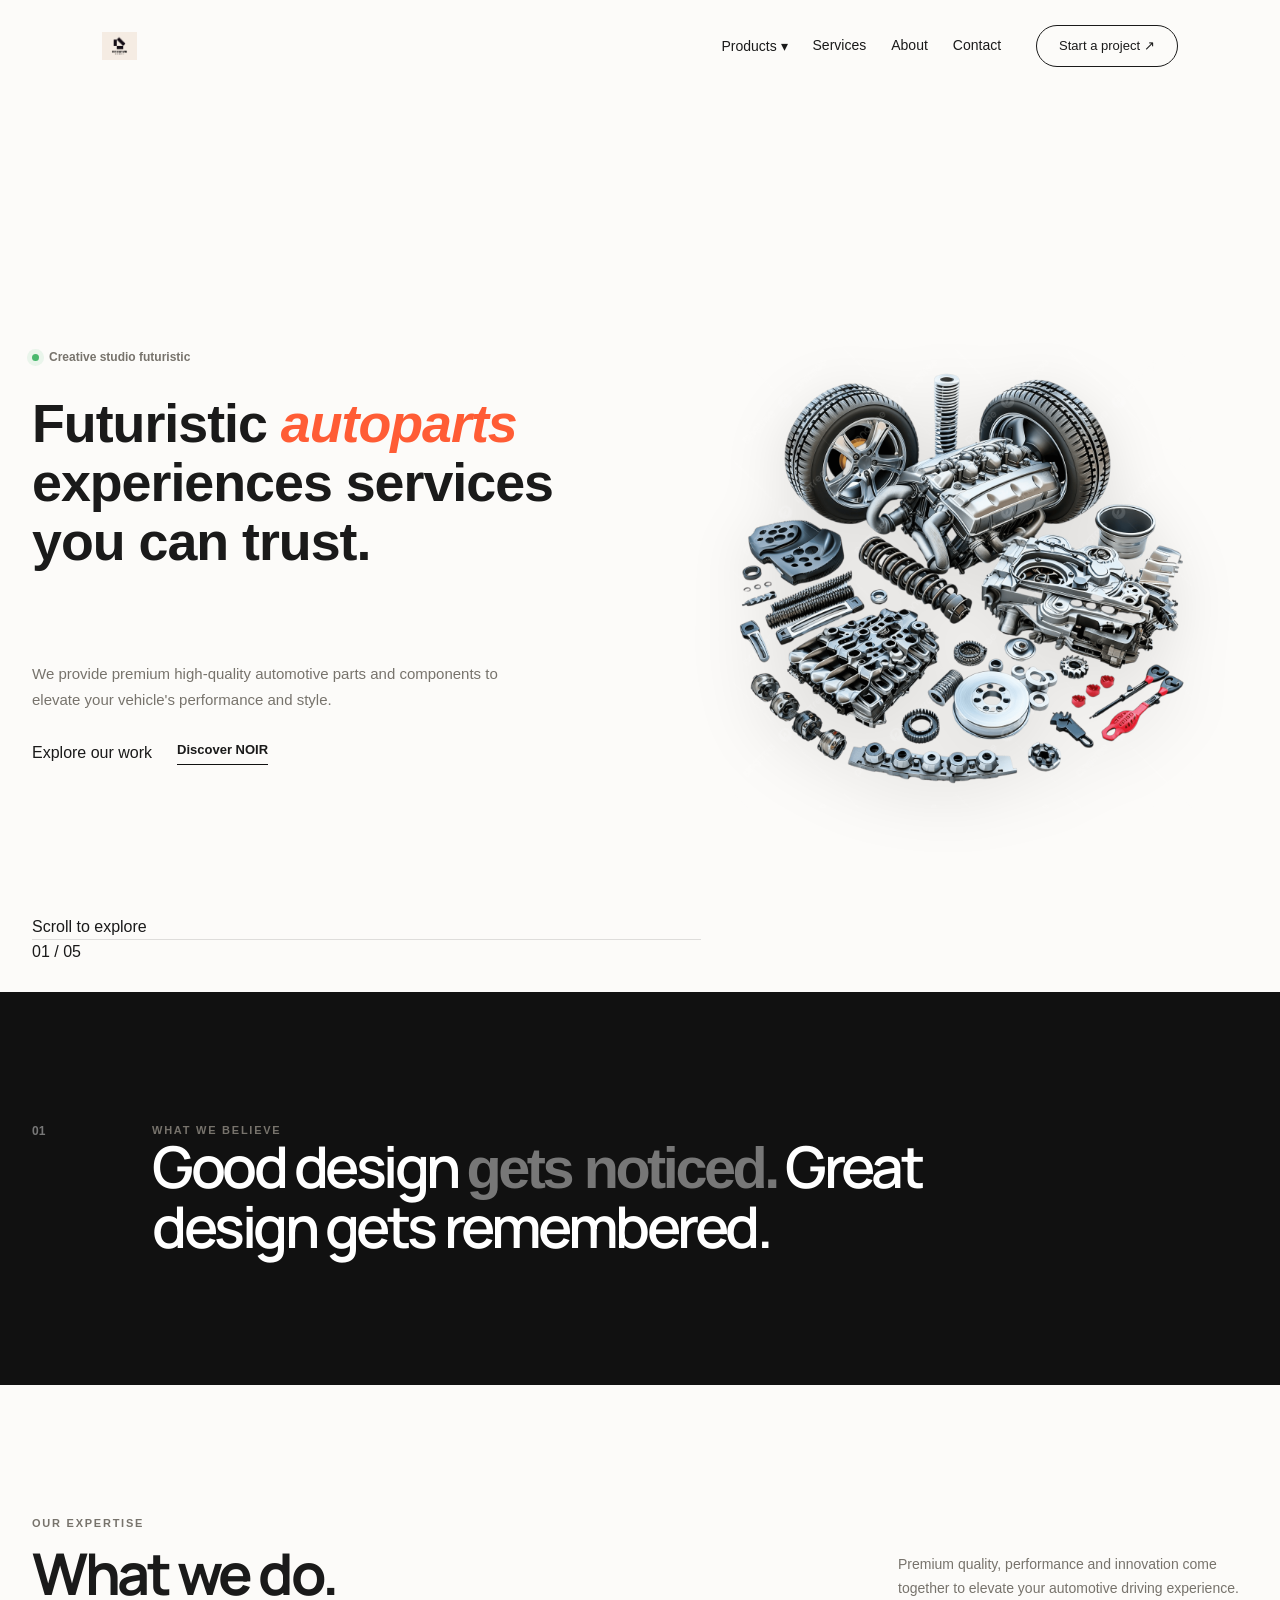
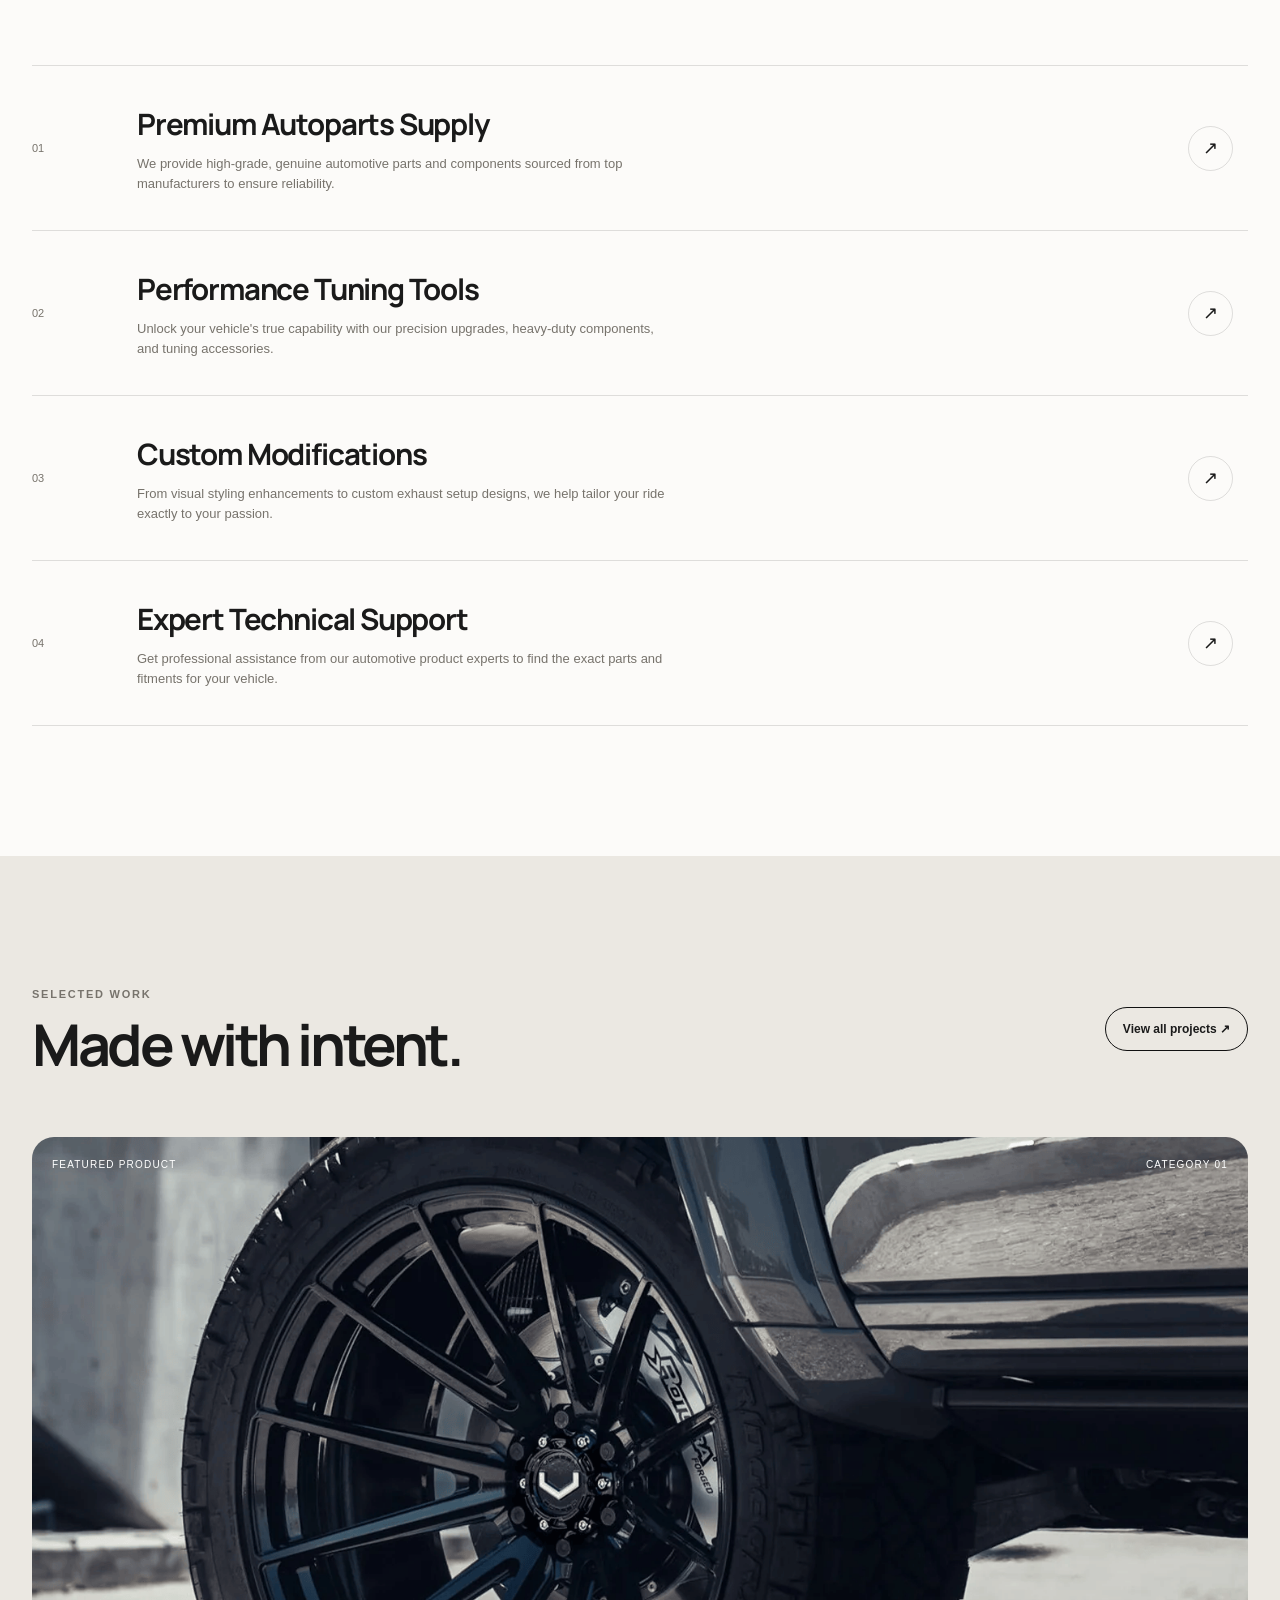
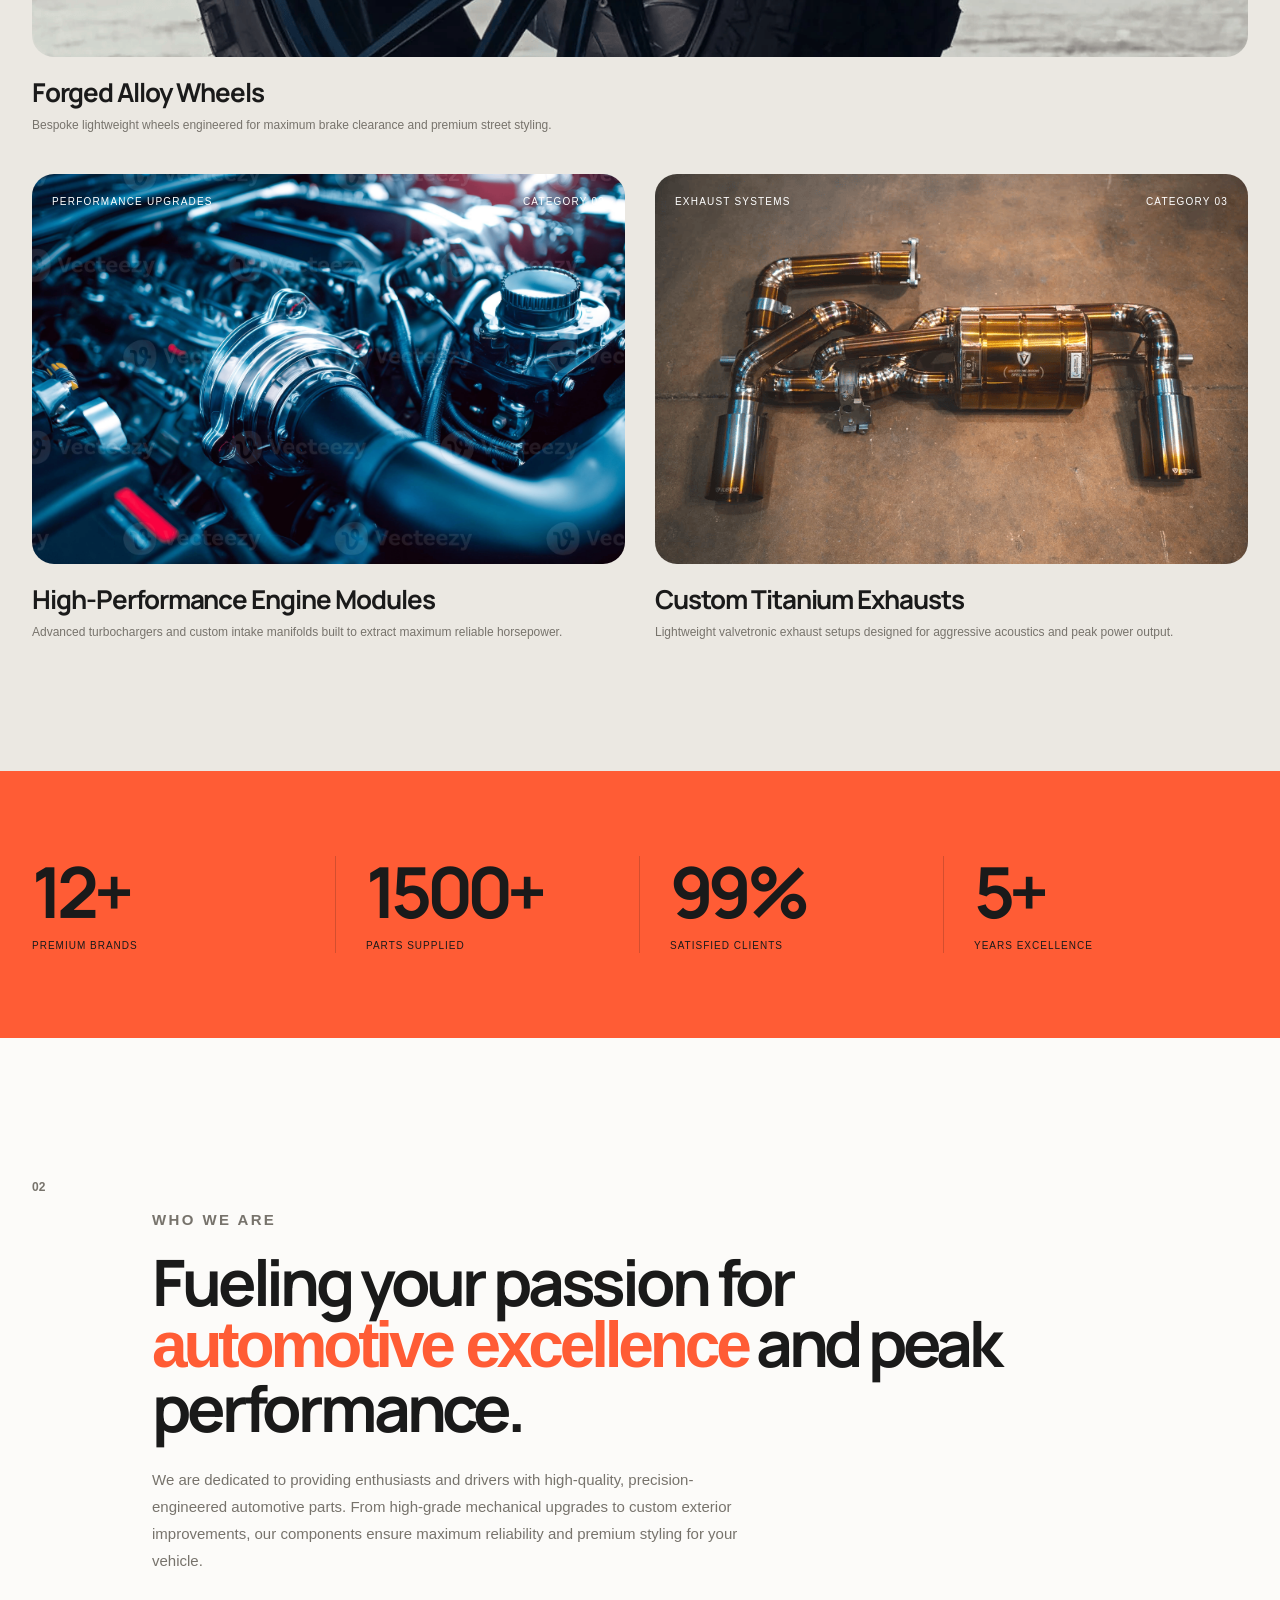
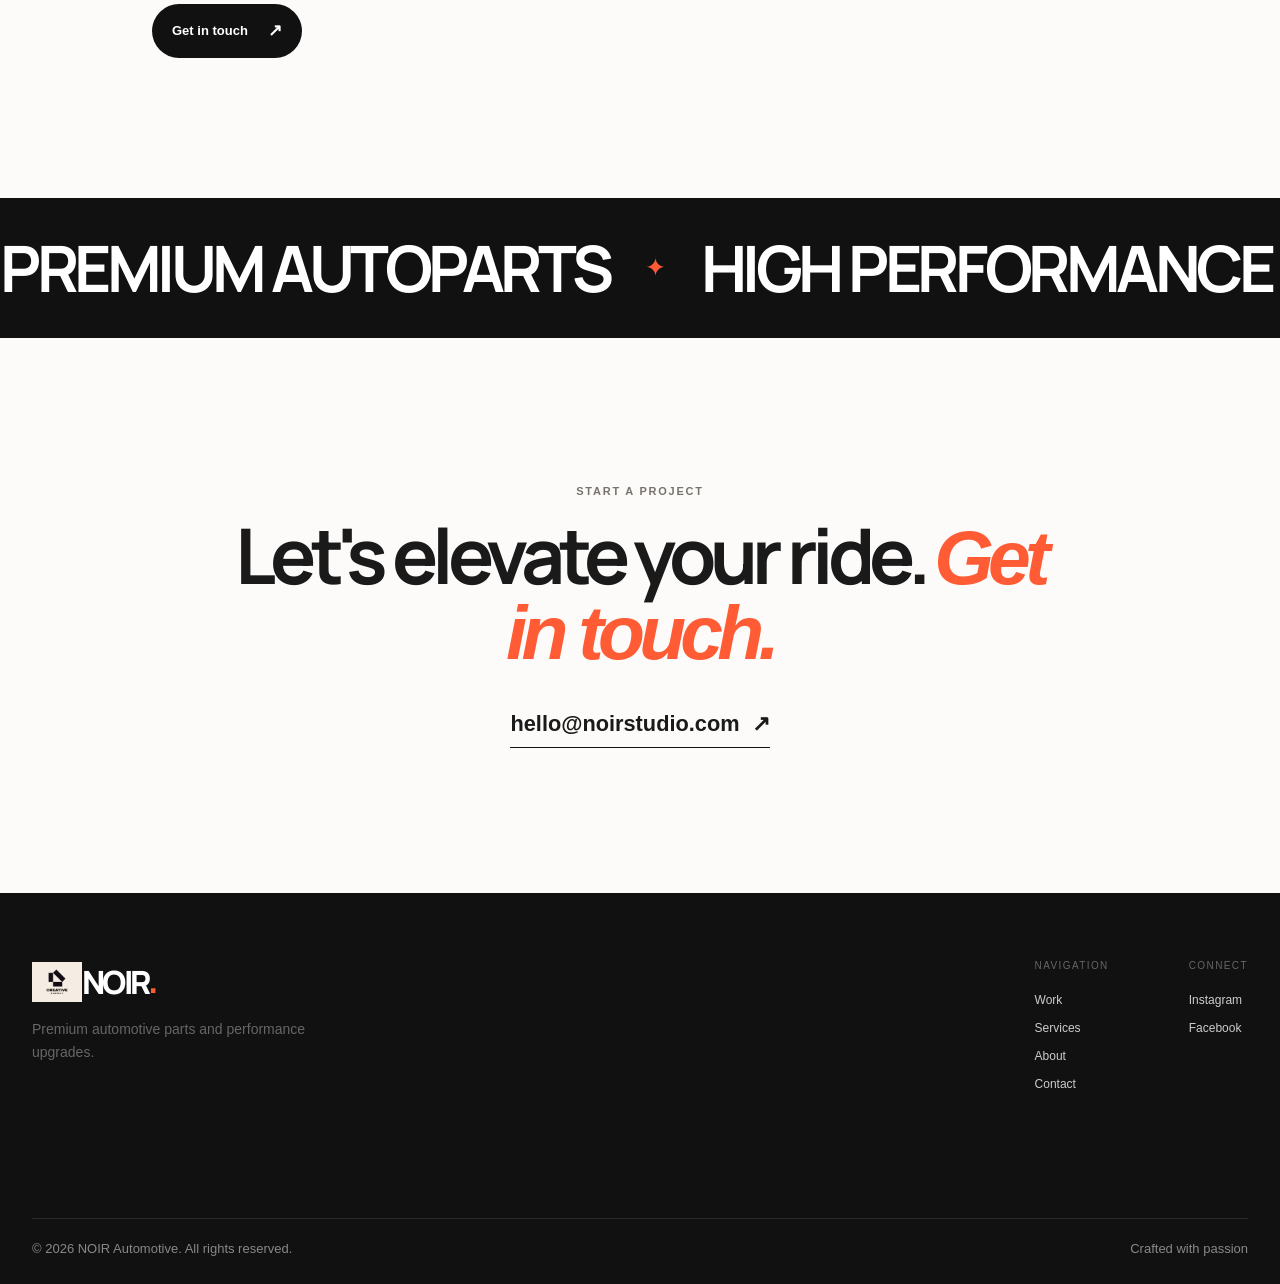
<file: index.html>
<!DOCTYPE html>
<html lang="en">
<head>
    <meta charset="UTF-8">
    <meta name="viewport" content="width=device-width, initial-scale=1.0">

    <meta name="description" content="NOIR — Creative digital studio crafting bold brands, digital experiences and powerful visual identities.">

    <title>NOIR — Creative Digital Studio</title>

    <link rel="icon" type="image/png" href="./images/favicon.png">

    <link rel="stylesheet" href="style.css">
</head>

<body>

    <!-- =========================
         HEADER
    ========================== -->

        <!-- HEADER SECTION -->
        <!-- HEADER SECTION (മെയിൻ പേജിലെ ഹെഡർ അലൈൻമെന്റ് കൃത്യമാക്കിയത്) -->
    <header class="navbar" style="display: flex !important; justify-content: space-between !important; align-items: center !important; padding: 25px 8% !important; background-color: #fcfbf9 !important; width: 100% !important; box-sizing: border-box !important;">
        
        <!-- 1. Logo Box (ലോഗോയ്ക്ക് പിന്നിലെ ബോക്സ് ഒഴിവാക്കിയത്) -->
        <div class="logo" style="display: flex !important; align-items: center !important; background: none !important; padding: 0 !important; border-radius: 0 !important; box-shadow: none !important;">
            <a href="index.html" style="display: flex !important; align-items: center !important; background: none !important; padding: 0 !important;">
                <img src="./images/logo.png" alt="NOIR Logo" style="height: 28px !important; width: auto !important; display: block !important; object-fit: contain !important; background: none !important;">
            </a>
        </div>
        
        <!-- Right Content Block (മെനുവും ബട്ടണും ഒന്നിച്ച് വലതുവശത്ത് ഒതുക്കാൻ വേണ്ടി) -->
        <div style="display: flex !important; align-items: center !important; gap: 35px !important; margin-left: auto !important;">
            
            <!-- 2. Navigation Links (ആവശ്യമായ ചെറിയ സ്പേസിങ് നൽകിയത്) -->
            <nav class="nav-links" style="display: flex !important; align-items: center !important; gap: 25px !important; margin: 0 !important; padding: 0 !important; position: static !important; transform: none !important;">
                <div class="dropdown" style="position: relative; display: inline-block;">
                    <a href="#" class="dropbtn" style="text-decoration: none !important; color: #1a1a1a !important; font-size: 14px !important; font-weight: 500 !important;">Products ▾</a>
                    <div class="dropdown-content">
                        <a href="wheels.html">Alloy Wheels</a>
                        <a href="engine.html">Engine Modules</a>
                        <a href="exhaust.html">Exhaust Systems</a>
                    </div>
                </div>
                <a href="services.html" style="text-decoration: none !important; color: #1a1a1a !important; font-size: 14px !important; font-weight: 500 !important;">Services</a>
                <a href="about.html" style="text-decoration: none !important; color: #1a1a1a !important; font-size: 14px !important; font-weight: 500 !important;">About</a>
                <a href="contact.html" style="text-decoration: none !important; color: #1a1a1a !important; font-size: 14px !important; font-weight: 500 !important;">Contact</a>
            </nav>
            
            <!-- 3. CTA Button -->
            <div class="navbar-cta-box" style="display: flex !important; align-items: center !important;">
                <a href="contact.html" class="btn-cta" style="text-decoration: none !important; color: #1a1a1a !important; border: 1px solid #1a1a1a !important; padding: 10px 22px !important; border-radius: 30px !important; font-size: 13px !important; font-weight: 500 !important; white-space: nowrap !important;">Start a project ↗</a>
            </div>
            
        </div>
        
    </header>



        </div>

        <!-- Mobile Navigation -->

        <div class="mobile-menu" id="mobileMenu">

            <a href="#work">Work</a>
            <a href="#services">Services</a>
            <a href="#about">About</a>
            <a href="#contact">Contact</a>

            <a href="#contact" class="mobile-cta">
                Start a project ↗
            </a>

        </div>

    </header>


    <main>

        <!-- =========================
             HERO
        ========================== -->

        <section class="hero">
            <div class="container hero-content">

                <div class="hero-label">
                    <span class="status-dot"></span>
                    Creative studio futuristic
                </div>

                <h1>
                    Futuristic
                    <span>autoparts</span>
                    experiences
                    services
                you can trust.
                </h1>

                <p class="hero-description">
                    We provide premium high-quality automotive parts and components to elevate your vehicle's performance and style.
                </p>

                <div class="hero-actions">

                    <a href="#work" class="btn">
                        Explore our work
                    </a>

                    <a href="#about" class="text-link">
                        Discover NOIR
                    </a>
                </div>
                
               <div class="hero-autoparts-container">
                <img src="./images/autoparts.png" alt="Futuristic Autoparts" class="hero-autoparts-img">
            </div>
            </div>

            <div class="hero-bottom">

                <div>
                    Scroll to explore
                </div>

                <div class="scroll-line"></div>

                <div>
                    01 / 05
                </div>

            </div>

        </section>


        <!-- =========================
             INTRO
        ========================== -->

        <section class="intro">

            <div class="container intro-grid">

                <div class="section-number">
                    01
                </div>

                <div>

                    <p class="eyebrow">
                        WHAT WE BELIEVE
                    </p>

                    <h2>
                        Good design
                        <span>gets noticed.</span>
                        Great design
                        gets remembered.
                    </h2>

                </div>

            </div>

        </section>


        <!-- =========================
             SERVICES
        ========================== -->

        <section class="services" id="services">

            <div class="container">

                <div class="section-heading">

                    <div>
                        <p class="eyebrow">
                            OUR EXPERTISE
                        </p>

                        <h2>
                            What we do.
                        </h2>
                    </div>

                    <p>
                        Premium quality, performance and innovation come together to elevate your automotive driving experience.
                    </p>

                </div>


                <div class="service-list">

                    <div class="service-card">

                        <div class="service-number">
                            01
                        </div>

                        <div class="service-content">

                            <h3>
                                Premium Autoparts Supply
                            </h3>

                            <p>
                                We provide high-grade, genuine automotive parts and components sourced from top manufacturers to ensure reliability.
                            </p>

                        </div>

                        <div class="service-arrow">
                            ↗
                        </div>

                    </div>


                    <div class="service-card">

                        <div class="service-number">
                            02
                        </div>

                        <div class="service-content">

                            <h3>
                                Performance Tuning Tools
                            </h3>

                            <p>
                                Unlock your vehicle's true capability with our precision upgrades, heavy-duty components, and tuning accessories.
                            </p>

                        </div>

                        <div class="service-arrow">
                            ↗
                        </div>

                    </div>


                    <div class="service-card">

                        <div class="service-number">
                            03
                        </div>

                        <div class="service-content">

                            <h3>
                                Custom Modifications
                            </h3>

                            <p>
                                From visual styling enhancements to custom exhaust setup designs, we help tailor your ride exactly to your passion.
                            </p>

                        </div>

                        <div class="service-arrow">
                            ↗
                        </div>

                    </div>


                    <div class="service-card">

                        <div class="service-number">
                            04
                        </div>

                        <div class="service-content">

                            <h3>
                               Expert Technical Support
                            </h3>

                            <p>
                                Get professional assistance from our automotive product experts to find the exact parts and fitments for your vehicle.
                            </p>

                        </div>

                        <div class="service-arrow">
                            ↗
                        </div>

                    </div>

                </div>

            </div>

        </section>


        <!-- =========================
             WORK
        ========================== -->

        <section class="work" id="work">

            <div class="container">

                <div class="section-heading work-heading">

                    <div>

                        <p class="eyebrow">
                            SELECTED WORK
                        </p>

                        <h2>
                            Made with intent.
                        </h2>

                    </div>

                    <a href="#contact" class="outline-button">
                        View all projects ↗
                    </a>

                </div>


                        <!-- ഇതാണ് പ്രധാനപ്പെട്ട മാറ്റം: inline style വഴി ഇതിനെ 2 കോളങ്ങളുള്ള ഗ്രിഡ് ആക്കുന്നു -->
                <!-- പ്രധാന മാറ്റം: display: grid-നൊപ്പം ബോക്സുകൾ കൃത്യമായി വശങ്ങളിലേക്ക് പരന്നു നിൽക്കാൻ width: 100% ഉം justify-items നൽകിയിട്ടുണ്ട് -->
        <div class="projects" style="display: grid !important; grid-template-columns: repeat(2, 1fr) !important; gap: 40px 30px !important; width: 100% !important; justify-content: stretch !important;">

            <!-- Project 01 — വലിയ കാർഡ് (മുകളിൽ ഫുൾ വീതിയിൽ നിൽക്കും) -->
            <div class="project project-large" style="grid-column: span 2 !important; width: 100% !important; margin: 0 !important;">
                <a href="wheels.html" class="project-project-large" style="display: block !important; width: 100% !important;">
                    <div class="project-image" style="background-image: url('./images/project-one.png'); background-position: center; background-size: cover; background-repeat: no-repeat; height: 500px !important; border-radius: 22px !important; width: 100% !important;">
                        <div class="project-overlay">
                            <div>Featured Product</div>
                            <div>Category 01</div>
                        </div>
                    </div>
                    <div class="project-info">
                        <h3>Forged Alloy Wheels</h3>
                        <p>Bespoke lightweight wheels engineered for maximum brake clearance and premium street styling.</p>
                    </div>
                </a>
            </div>

            <!-- Project 02 — ഇടതുവശത്ത് പകുതി വലിപ്പത്തിൽ വരുന്നത് (margin ഫിക്സ് ചെയ്തു) -->
            <div class="project" style="width: 100% !important; margin: 0 !important;">
                <a href="engine.html" class="project" style="display: block !important; width: 100% !important;">
                    <div class="project-image" style="background-image: url('./images/project-two.png'); background-position: center; background-size: cover; background-repeat: no-repeat; height: 320px !important; border-radius: 22px !important; width: 100% !important;">
                        <div class="project-overlay">
                            <div>Performance Upgrades</div>
                            <div>Category 02</div>
                        </div>
                    </div>
                    <div class="project-info">
                        <h3>High-Performance Engine Modules</h3>
                        <p>Advanced turbochargers and custom intake manifolds built to extract maximum reliable horsepower.</p>
                    </div>
                </a>
            </div>

            <!-- Project 03 — വലതുവശത്ത് പകുതി വലിപ്പത്തിൽ വരുന്നത് (margin ഫിക്സ് ചെയ്തു) -->
            <div class="project" style="width: 100% !important; margin: 0 !important;">
                <a href="exhaust.html" class="project" style="display: block !important; width: 100% !important;">
                    <div class="project-image" style="background-image: url('./images/project-three.png'); background-position: center; background-size: cover; background-repeat: no-repeat; height: 320px !important; border-radius: 22px !important; width: 100% !important;">
                        <div class="project-overlay">
                            <div>Exhaust Systems</div>
                            <div>Category 03</div>
                        </div>
                    </div>
                    <div class="project-info">
                        <h3>Custom Titanium Exhausts</h3>
                        <p>Lightweight valvetronic exhaust setups designed for aggressive acoustics and peak power output.</p>
                    </div>
                </a>
            </div>

        </div> <!-- </div class="projects"> ബോക്സ് ഇവിടെ അവസാനിക്കുന്നു -->

        </section>


        <!-- =========================
             STATS
        ========================== -->

        <section class="stats">

            <div class="container stats-grid">

                <div class="stat">

                    <strong>12+</strong>
                    <span>Premium Brands</span>

                </div>


                <div class="stat">

                    <strong>1500+</strong>
                    <span>Parts Supplied</span>

                </div>


                <div class="stat">

                    <strong>99%</strong>
                    <span>Satisfied Clients</span>

                </div>


                <div class="stat">

                    <strong>5+</strong>
                    <span>Years Excellence</span>

                </div>

            </div>

        </section>


        <!-- =========================
             ABOUT
        ========================== -->

        <section class="about" id="about">

            <div class="container about-grid">

                <div class="section-number">
                    02
                </div>

                <div class="about-content">

                    <p class="eyebrow">
                        WHO WE ARE
                    </p>

                    <h2>
                        Fueling your passion for <span>automotive excellence</span> and peak performance.
                    </h2>

                    <p>
                        We are dedicated to providing enthusiasts and drivers with high-quality, precision-engineered automotive parts. From high-grade mechanical upgrades to custom exterior improvements, our components ensure maximum reliability and premium styling for your vehicle.
                    </p>
                    
                    <a href="#contact" class="primary-button">
                        Get in touch
                        <span>↗</span>
                    </a>

                </div>

            </div>

        </section>


        <!-- =========================
             MARQUEE
        ========================== -->

        <section class="marquee">

            <div class="marquee-track">

                <span>PREMIUM AUTOPARTS</span>
                <i>✦</i>

                <span>HIGH PERFORMANCE</span>
                <i>✦</i>

                <span>GENUINE QUALITY</span>
                <i>✦</i>

                <span>NOIR AUTOMOTIVE</span>
                <i>✦</i>

                <span>PREMIUM AUTOPARTS</span>
                <i>✦</i>

                <span>HIGH PERFORMANCE</span>
                <i>✦</i>

                <span>GENUINE QUALITY</span>
                <i>✦</i>

                <span>NOIR AUTOMOTIVE</span>
                <i>✦</i>

            </div>

        </section>


        <!-- =========================
             CONTACT
        ========================== -->

        <section class="contact" id="contact">

            <div class="container contact-inner">

                <p class="eyebrow">
                    START A PROJECT
                </p>

                <h2>
                    Let's elevate your ride. 
                    <span>Get in touch.</span>
                </h2>

                <a href="mailto:hello@info@noirautomotive.com" class="contact-email">
                    hello@noirstudio.com
                    <span>↗</span>
                </a>

            </div>

        </section>

    </main>


    <!-- =========================
         FOOTER
    ========================== -->

    <footer class="footer">

        <div class="container footer-top">

            <div class="footer-brand">

                <a href="index.html" class="logo">
                    <img src="./images/logo.png" alt="Footer Logo" style="height: 40px; width: auto;">
                    NOIR<span>.</span>
                </a>

                <p>
                    Premium automotive parts and performance upgrades.
                </p>

            </div>


            <div class="footer-links">

                <div>

                    <span>
                        Navigation
                    </span>

                    <a href="#work">Work</a>
                    <a href="#services">Services</a>
                    <a href="#about">About</a>
                    <a href="#contact">Contact</a>
                </div>


                <div>

                    <span>
                        Connect
                    </span>

                    <a href="#" target="_blank">Instagram</a>
                    <a href="#" target="_blank">Facebook</a>
                </div>

            </div>

        </div>


        <div class="container footer-bottom">

            <div>
                    &copy; 2026 NOIR Automotive. All rights reserved.
            </div>

            <div>
                    Crafted with passion
            </div>
          </div>
        </div>

    </footer>


    <script src="script.js"></script>

</body>
</html>
</file>
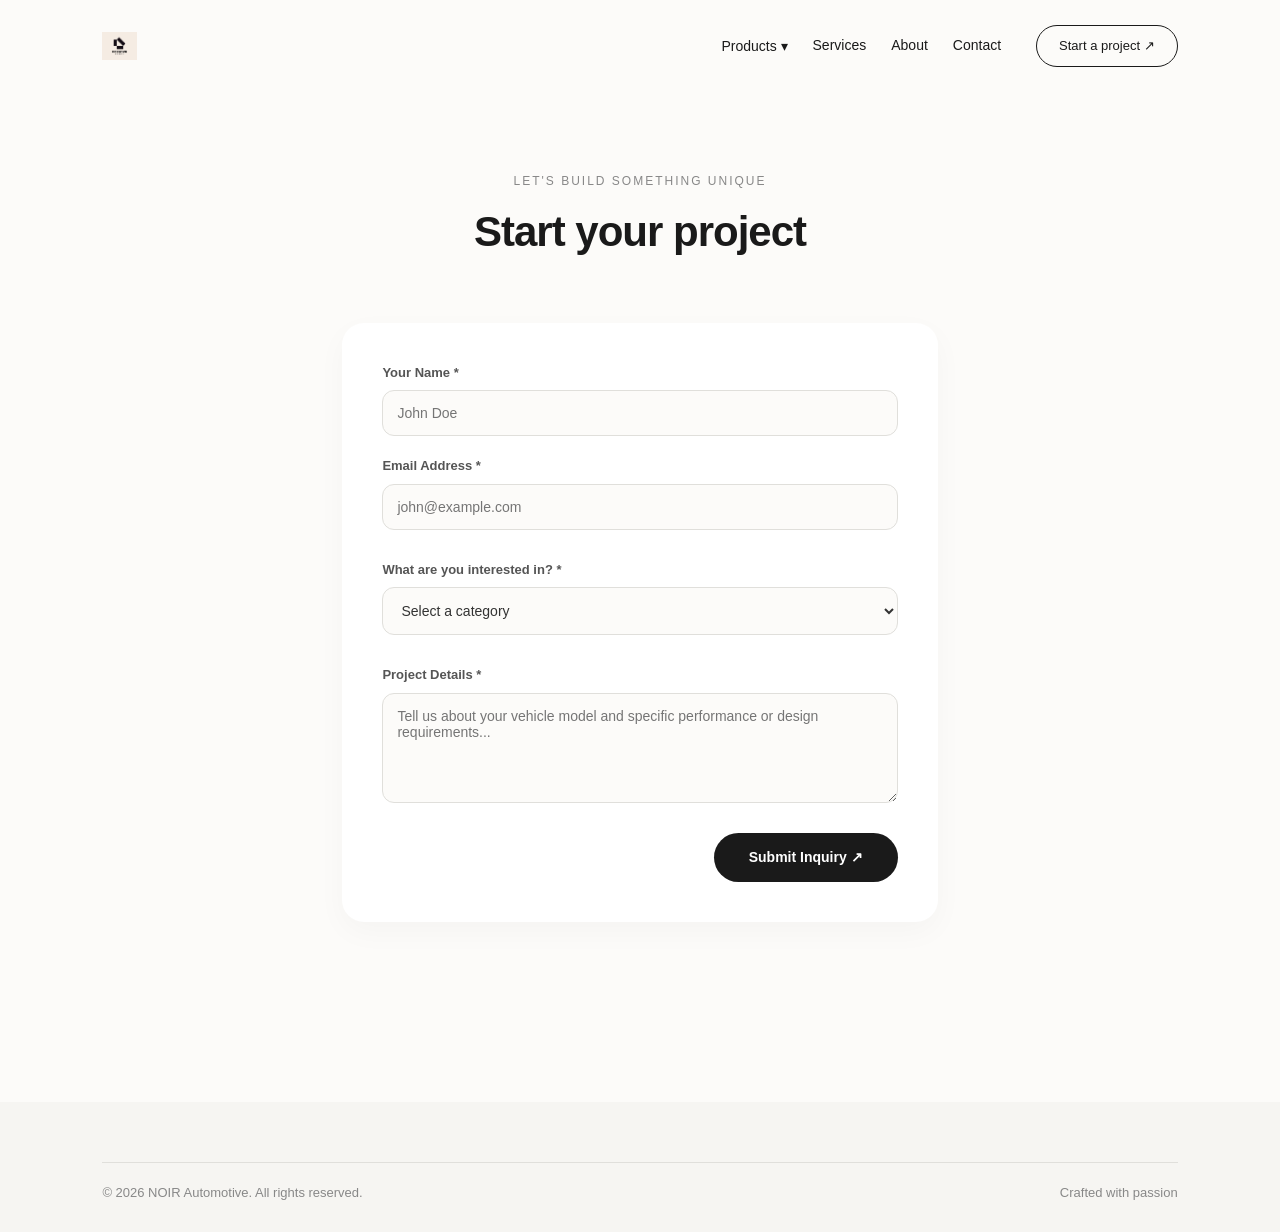
<file: contact.html>
<!DOCTYPE html>
<html lang="en">
<head>
    <meta charset="UTF-8">
    <meta name="viewport" content="width=device-width, initial-scale=1.0">
    <title>Start a Project — NOIR</title>
    <link rel="stylesheet" href="style.css">
</head>
<body>

    <!-- HEADER SECTION (മറ്റ് പേജുകളിലെ അതേ പ്രൊഫഷണൽ ഹെഡർ) -->
    <header class="navbar" style="display: flex !important; justify-content: space-between !important; align-items: center !important; padding: 25px 8% !important; background-color: #fcfbf9 !important; width: 100% !important; box-sizing: border-box !important;">
        <div class="logo" style="display: flex !important; align-items: center !important; background: none !important; padding: 0 !important; border-radius: 0 !important; box-shadow: none !important;">
            <a href="index.html" style="display: flex !important; align-items: center !important;">
                <img src="./images/logo.png" alt="NOIR Logo" style="height: 28px !important; width: auto !important; display: block !important; object-fit: contain !important;">
            </a>
        </div>
        <div style="display: flex !important; align-items: center !important; gap: 35px !important; margin-left: auto !important;">
            <nav class="nav-links" style="display: flex !important; align-items: center !important; gap: 25px !important; margin: 0 !important; padding: 0 !important; position: static !important; transform: none !important;">
                <div class="dropdown" style="position: relative; display: inline-block;">
                    <a href="#" class="dropbtn" style="text-decoration: none !important; color: #1a1a1a !important; font-size: 14px !important; font-weight: 500 !important;">Products ▾</a>
                    <div class="dropdown-content">
                        <a href="wheels.html">Alloy Wheels</a>
                        <a href="engine.html">Engine Modules</a>
                        <a href="exhaust.html">Exhaust Systems</a>
                    </div>
                </div>
                <a href="services.html" style="text-decoration: none !important; color: #1a1a1a !important; font-size: 14px !important; font-weight: 500 !important;">Services</a>
                <a href="about.html" style="text-decoration: none !important; color: #1a1a1a !important; font-size: 14px !important; font-weight: 500 !important;">About</a>
                <a href="contact.html" style="text-decoration: none !important; color: #1a1a1a !important; font-size: 14px !important; font-weight: 500 !important;">Contact</a>
            </nav>
            <div class="navbar-cta-box">
    <!-- ഇവിടെ href="contact.html" എന്ന് കൃത്യമായി നൽകുക -->
    <a href="contact.html" class="btn-cta" style="...">Start a project ↗</a>
          </div>
        </div>
    </header>

    <!-- CONTACT FORM SECTION -->
    <main style="padding: 80px 8%; max-width: 800px; margin: 0 auto; background-color: #fcfbf9;">
        <div style="text-align: center; margin-bottom: 50px;">
            <p style="font-size: 12px; letter-spacing: 2px; color: #888; text-transform: uppercase; margin-bottom: 10px;">LET'S BUILD SOMETHING UNIQUE</p>
            <h1 style="font-size: 42px; font-weight: 700; color: #1a1a1a; letter-spacing: -1px;">Start your project</h1>
        </div>

        <form action="#" method="POST" style="display: flex; flex-direction: column; gap: 30px; background: #ffffff; padding: 40px; border-radius: 22px; box-shadow: 0 10px 30px rgba(0,0,0,0.03);">
            
            <!-- Row 1: Name and Email -->
            <div style="display: flex; gap: 20px; flex-wrap: wrap;">
                <div style="flex: 1; min-width: 250px; display: flex; flex-direction: column; gap: 8px;">
                    <label style="font-size: 13px; font-weight: 600; color: #555;">Your Name *</label>
                    <input type="text" required placeholder="John Doe" style="padding: 14px; border: 1px solid #e0dfdb; border-radius: 12px; font-size: 14px; background: #fcfbf9; outline: none; transition: border 0.3s;">
                </div>
                <div style="flex: 1; min-width: 250px; display: flex; flex-direction: column; gap: 8px;">
                    <label style="font-size: 13px; font-weight: 600; color: #555;">Email Address *</label>
                    <input type="email" required placeholder="john@example.com" style="padding: 14px; border: 1px solid #e0dfdb; border-radius: 12px; font-size: 14px; background: #fcfbf9; outline: none;">
                </div>
            </div>

            <!-- Row 2: Service/Product Selection -->
            <div style="display: flex; flex-direction: column; gap: 8px;">
                <label style="font-size: 13px; font-weight: 600; color: #555;">What are you interested in? *</label>
                <select required style="padding: 14px; border: 1px solid #e0dfdb; border-radius: 12px; font-size: 14px; background: #fcfbf9; outline: none; color: #333;">
                    <option value="" disabled selected>Select a category</option>
                    <option value="wheels">Bespoke Alloy Wheels</option>
                    <option value="engine">Engine Performance Modules</option>
                    <option value="exhaust">Custom Exhaust Systems</option>
                    <option value="other">Other Upgrades / General Inquiry</option>
                </select>
            </div>

            <!-- Row 3: Message -->
            <div style="display: flex; flex-direction: column; gap: 8px;">
                <label style="font-size: 13px; font-weight: 600; color: #555;">Project Details *</label>
                <textarea required rows="5" placeholder="Tell us about your vehicle model and specific performance or design requirements..." style="padding: 14px; border: 1px solid #e0dfdb; border-radius: 12px; font-size: 14px; background: #fcfbf9; outline: none; font-family: inherit; resize: vertical;"></textarea>
            </div>

            <!-- Submit Button -->
            <div style="text-align: right;">
                <button type="submit" style="background: #1a1a1a; color: #ffffff; border: none; padding: 14px 35px; border-radius: 30px; font-size: 14px; font-weight: 600; cursor: pointer; transition: background 0.3s; display: inline-flex; align-items: center; gap: 10px;">
                    Submit Inquiry ↗
                </button>
            </div>

        </form>
    </main>

    <!-- FOOTER SECTION (മറ്റ് പേജുകളിലെ അതേ ഫൂട്ടർ) -->
    <footer class="footer-section" style="background-color: #f6f5f2; padding: 60px 8% 30px 8%; margin-top: 100px;">
        <hr style="border: 0; border-top: 1px solid #e0dfdb; margin-bottom: 20px;">
        <div style="display: flex; justify-content: space-between; align-items: center; font-size: 13px; color: #888;">
            <p>&copy; 2026 NOIR Automotive. All rights reserved.</p>
            <p>Crafted with passion</p>
        </div>
    </footer>

</body>
</html>
</file>
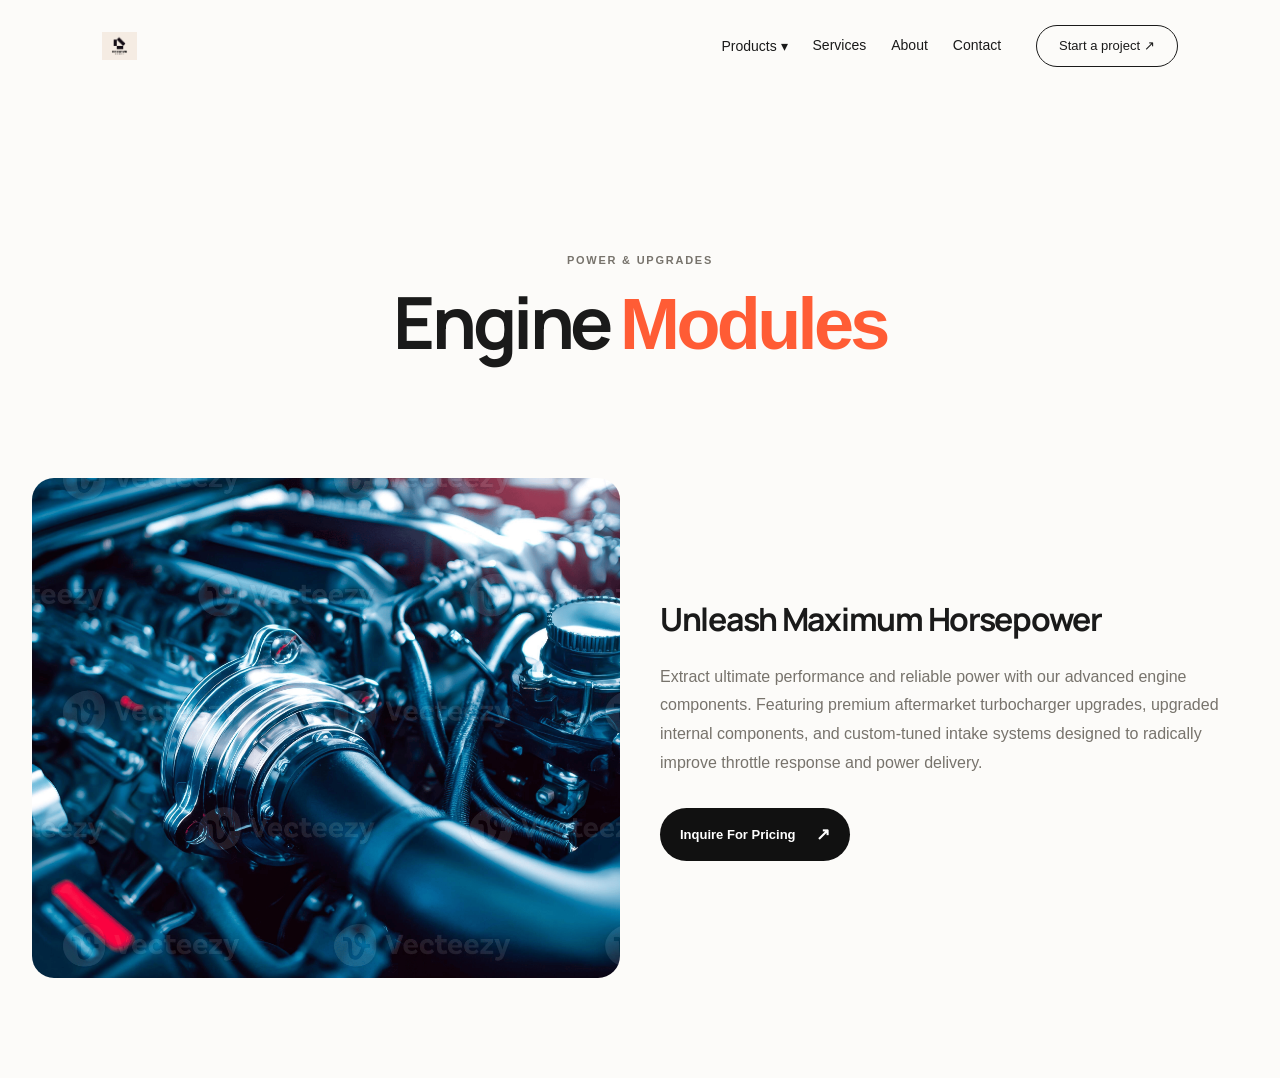
<file: engine.html>
<!DOCTYPE html>
<html lang="en">
<head>
    <meta charset="UTF-8">
    <meta name="viewport" content="width=device-width, initial-scale=1.0">
    <title>Engine Modules — NOIR</title>
    <link rel="icon" type="image/png" href="./images/favicon.png">
    <link rel="stylesheet" href="style.css">
    <style>
        .product-hero { padding: 160px 0 80px; text-align: center; }
        .product-hero h1 { font-family: "Manrope", sans-serif; font-size: clamp(40px, 6vw, 72px); letter-spacing: -0.05em; font-weight: 700; margin-bottom: 20px; }
        .product-hero h1 span { color: var(--accent); }
        .product-display { display: grid; grid-template-columns: repeat(2, 1fr); gap: 40px; margin-bottom: 100px; align-items: center; }
        .product-img-box { border-radius: var(--radius); overflow: hidden; background: var(--surface); height: 500px; }
        .product-img-box img { width: 100%; height: 100%; object-fit: cover; }
        .product-details h2 { font-family: "Manrope", sans-serif; font-size: 32px; margin-bottom: 20px; letter-spacing: -0.04em; }
        .product-details p { color: var(--muted); font-size: 16px; line-height: 1.8; margin-bottom: 30px; }
        @media (max-width: 768px) { .product-display { grid-template-columns: 1fr; } .product-img-box { height: 350px; } }
    </style>
</head>
<body>
        <!-- HEADER SECTION (മറ്റ് പേജുകളിലെ അതേ പുതിയ ഹെഡർ ലേഔട്ടിലേക്ക് മാറ്റിയത്) -->
    <header class="navbar" style="display: flex !important; justify-content: space-between !important; align-items: center !important; padding: 25px 8% !important; background-color: #fcfbf9 !important; width: 100% !important; box-sizing: border-box !important;">
        
        <!-- 1. Logo Box -->
        <div class="logo" style="display: flex !important; align-items: center !important; background: none !important; padding: 0 !important; border-radius: 0 !important; box-shadow: none !important;">
            <a href="index.html" style="display: flex !important; align-items: center !important; background: none !important; padding: 0 !important;">
                <img src="./images/logo.png" alt="NOIR Logo" style="height: 28px !important; width: auto !important; display: block !important; object-fit: contain !important; background: none !important;">
            </a>
        </div>
        
        <!-- Right Content Block (മെനുവും ബട്ടണും ഒന്നിച്ച് വലതുവശത്ത് ഒതുക്കാൻ വേണ്ടി) -->
        <div style="display: flex !important; align-items: center !important; gap: 35px !important; margin-left: auto !important;">
            
            <!-- 2. Navigation Links (Products ഡ്രോപ്ഡൗൺ മെനു ഉൾപ്പെടുത്തിയത്) -->
            <nav class="nav-links" style="display: flex !important; align-items: center !important; gap: 25px !important; margin: 0 !important; padding: 0 !important; position: static !important; transform: none !important;">
                <div class="dropdown" style="position: relative; display: inline-block;">
                    <a href="#" class="dropbtn" style="text-decoration: none !important; color: #1a1a1a !important; font-size: 14px !important; font-weight: 500 !important;">Products ▾</a>
                    <div class="dropdown-content">
                        <a href="wheels.html">Alloy Wheels</a>
                        <a href="engine.html">Engine Modules</a>
                        <a href="exhaust.html">Exhaust Systems</a>
                    </div>
                </div>
                <a href="services.html" style="text-decoration: none !important; color: #1a1a1a !important; font-size: 14px !important; font-weight: 500 !important;">Services</a>
                <a href="about.html" style="text-decoration: none !important; color: #1a1a1a !important; font-size: 14px !important; font-weight: 500 !important;">About</a>
                <a href="contact.html" style="text-decoration: none !important; color: #1a1a1a !important; font-size: 14px !important; font-weight: 500 !important;">Contact</a>
            </nav>
            
            <!-- 3. CTA Button -->
            <div class="navbar-cta-box" style="display: flex !important; align-items: center !important;">
                <a href="contact.html" class="btn-cta" style="text-decoration: none !important; color: #1a1a1a !important; border: 1px solid #1a1a1a !important; padding: 10px 22px !important; border-radius: 30px !important; font-size: 13px !important; font-weight: 500 !important; white-space: nowrap !important;">Start a project ↗</a>
            </div>
            
        </div>
        
    </header>


    <main class="container">
        <section class="product-hero">
            <p class="eyebrow">Power & Upgrades</p>
            <h1>Engine <span>Modules</span></h1>
        </section>

        <section class="product-display">
            <div class="product-img-box">
                <img src="./images/project-two.png" alt="Engine Components">
            </div>
            <div class="product-details">
                <h2>Unleash Maximum Horsepower</h2>
                <p>Extract ultimate performance and reliable power with our advanced engine components. Featuring premium aftermarket turbocharger upgrades, upgraded internal components, and custom-tuned intake systems designed to radically improve throttle response and power delivery.</p>
                <a href="index.html#contact" class="primary-button">Inquire For Pricing <span>↗</span></a>
            </div>
        </section>
    </main>
</body>
</html>
</file>
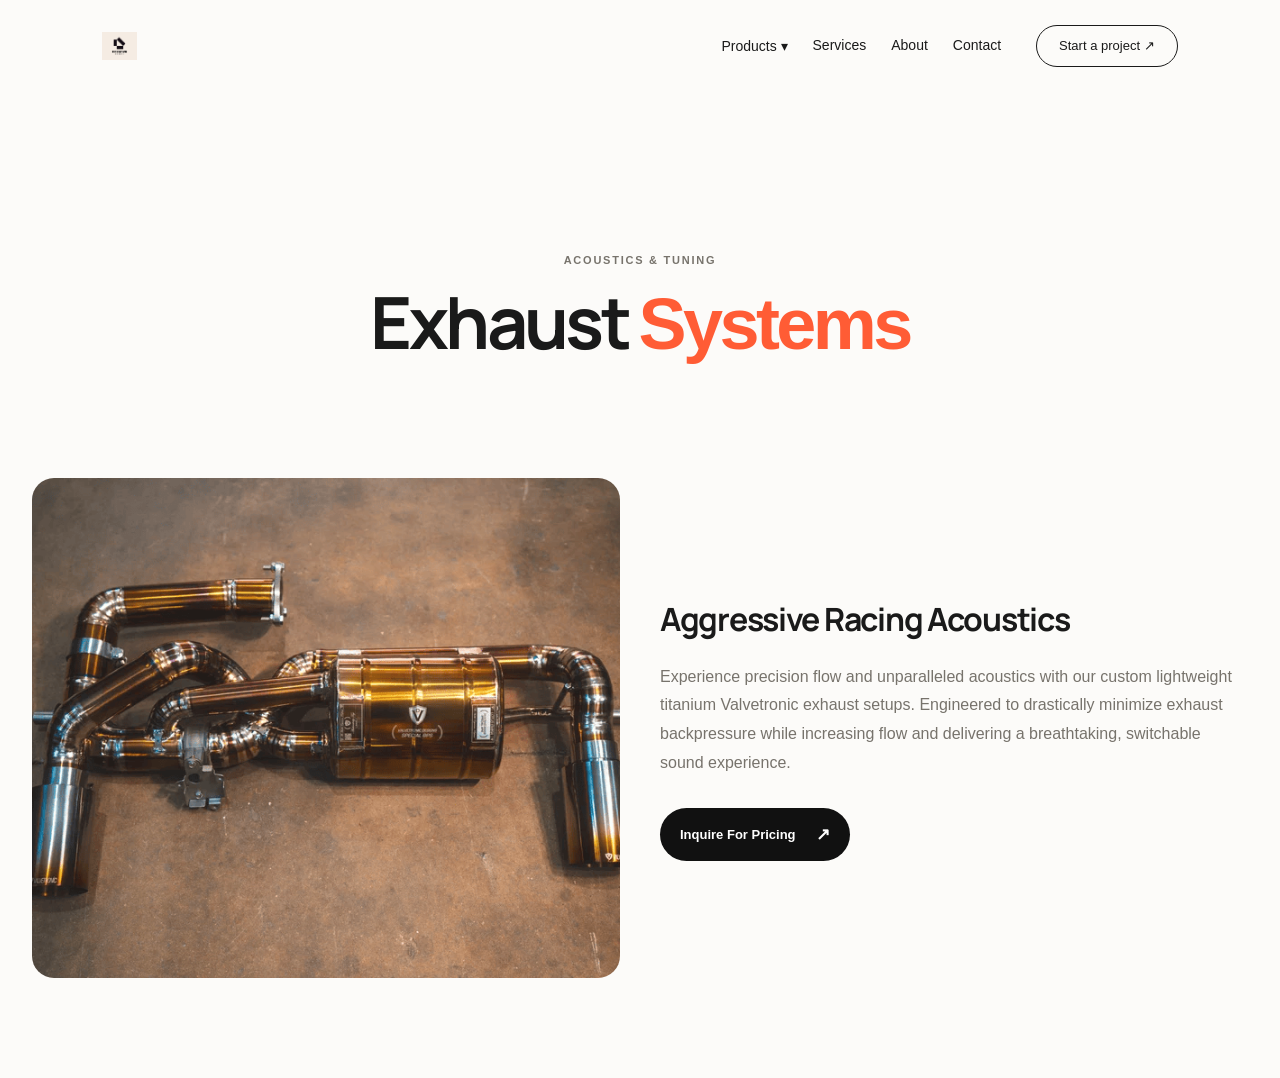
<file: exhaust.html>
<!DOCTYPE html>
<html lang="en">
<head>
    <meta charset="UTF-8">
    <meta name="viewport" content="width=device-width, initial-scale=1.0">
    <title>Exhaust Systems — NOIR</title>
    <link rel="icon" type="image/png" href="./images/favicon.png">
    <link rel="stylesheet" href="style.css">
    <style>
        .product-hero { padding: 160px 0 80px; text-align: center; }
        .product-hero h1 { font-family: "Manrope", sans-serif; font-size: clamp(40px, 6vw, 72px); letter-spacing: -0.05em; font-weight: 700; margin-bottom: 20px; }
        .product-hero h1 span { color: var(--accent); }
        .product-display { display: grid; grid-template-columns: repeat(2, 1fr); gap: 40px; margin-bottom: 100px; align-items: center; }
        .product-img-box { border-radius: var(--radius); overflow: hidden; background: var(--surface); height: 500px; }
        .product-img-box img { width: 100%; height: 100%; object-fit: cover; }
        .product-details h2 { font-family: "Manrope", sans-serif; font-size: 32px; margin-bottom: 20px; letter-spacing: -0.04em; }
        .product-details p { color: var(--muted); font-size: 16px; line-height: 1.8; margin-bottom: 30px; }
        @media (max-width: 768px) { .product-display { grid-template-columns: 1fr; } .product-img-box { height: 350px; } }
    </style>
</head>
<body>
        <!-- HEADER SECTION (മറ്റ് പേജുകളിലെ അതേ പുതിയ ഹെഡർ ലേഔട്ടിലേക്ക് മാറ്റിയത്) -->
    <header class="navbar" style="display: flex !important; justify-content: space-between !important; align-items: center !important; padding: 25px 8% !important; background-color: #fcfbf9 !important; width: 100% !important; box-sizing: border-box !important;">
        
        <!-- 1. Logo Box -->
        <div class="logo" style="display: flex !important; align-items: center !important; background: none !important; padding: 0 !important; border-radius: 0 !important; box-shadow: none !important;">
            <a href="index.html" style="display: flex !important; align-items: center !important; background: none !important; padding: 0 !important;">
                <img src="./images/logo.png" alt="NOIR Logo" style="height: 28px !important; width: auto !important; display: block !important; object-fit: contain !important; background: none !important;">
            </a>
        </div>
        
        <!-- Right Content Block (മെനുവും ബട്ടണും ഒന്നിച്ച് വലതുവശത്ത് ഒതുക്കാൻ വേണ്ടി) -->
        <div style="display: flex !important; align-items: center !important; gap: 35px !important; margin-left: auto !important;">
            
            <!-- 2. Navigation Links (Products ഡ്രോപ്ഡൗൺ മെനു ഉൾപ്പെടുത്തിയത്) -->
            <nav class="nav-links" style="display: flex !important; align-items: center !important; gap: 25px !important; margin: 0 !important; padding: 0 !important; position: static !important; transform: none !important;">
                <div class="dropdown" style="position: relative; display: inline-block;">
                    <a href="#" class="dropbtn" style="text-decoration: none !important; color: #1a1a1a !important; font-size: 14px !important; font-weight: 500 !important;">Products ▾</a>
                    <div class="dropdown-content">
                        <a href="wheels.html">Alloy Wheels</a>
                        <a href="engine.html">Engine Modules</a>
                        <a href="exhaust.html">Exhaust Systems</a>
                    </div>
                </div>
                <a href="services.html" style="text-decoration: none !important; color: #1a1a1a !important; font-size: 14px !important; font-weight: 500 !important;">Services</a>
                <a href="about.html" style="text-decoration: none !important; color: #1a1a1a !important; font-size: 14px !important; font-weight: 500 !important;">About</a>
                <a href="contact.html" style="text-decoration: none !important; color: #1a1a1a !important; font-size: 14px !important; font-weight: 500 !important;">Contact</a>
            </nav>
            
            <!-- 3. CTA Button -->
            <div class="navbar-cta-box" style="display: flex !important; align-items: center !important;">
                <a href="contact.html" class="btn-cta" style="text-decoration: none !important; color: #1a1a1a !important; border: 1px solid #1a1a1a !important; padding: 10px 22px !important; border-radius: 30px !important; font-size: 13px !important; font-weight: 500 !important; white-space: nowrap !important;">Start a project ↗</a>
            </div>
            
        </div>
        
    </header>


    <main class="container">
        <section class="product-hero">
            <p class="eyebrow">Acoustics & Tuning</p>
            <h1>Exhaust <span>Systems</span></h1>
        </section>

        <section class="product-display">
            <div class="product-img-box">
                <img src="./images/project-three.png" alt="Exhaust Systems">
            </div>
            <div class="product-details">
                <h2>Aggressive Racing Acoustics</h2>
                <p>Experience precision flow and unparalleled acoustics with our custom lightweight titanium Valvetronic exhaust setups. Engineered to drastically minimize exhaust backpressure while increasing flow and delivering a breathtaking, switchable sound experience.</p>
                <a href="index.html#contact" class="primary-button">Inquire For Pricing <span>↗</span></a>
            </div>
        </section>
    </main>
</body>
</html>
</file>
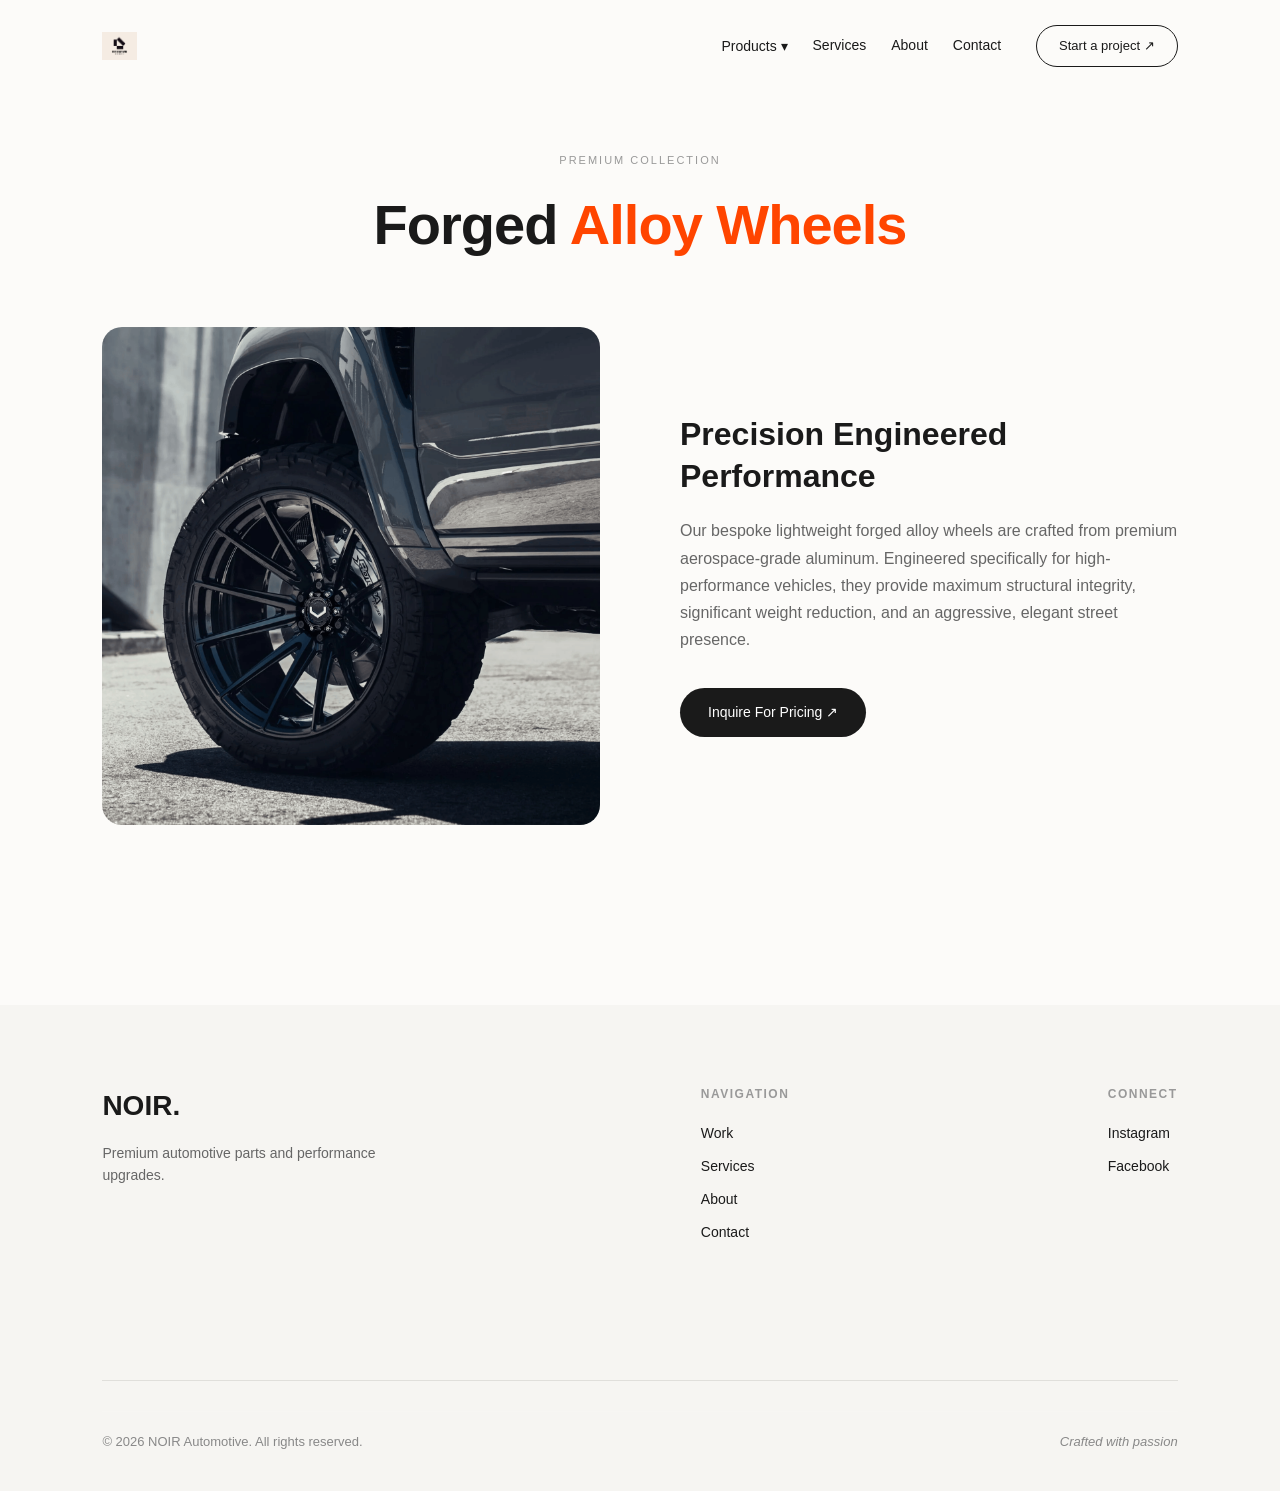
<file: wheels.html>
<!DOCTYPE html>
<html lang="en">
<head>
    <meta charset="UTF-8">
    <meta name="viewport" content="width=device-width, initial-scale=1.0">
    <title>Forged Alloy Wheels — NOIR</title>
     <link rel="icon" type="image/png" href="./images/favicon.png">
    <!-- CSS ഫയലിന്റെ പേര് 'style.css' എന്ന് തന്നെയാണെന്ന് ഉറപ്പുവരുത്തുക -->
    <link rel="stylesheet" href="style.css">
</head>
<body>

    <!-- HEADER SECTION -->
        <!-- HEADER SECTION (Engine.html പേജിലെ അതേ കൃത്യമായ സ്പേസിങ്) -->
    <header class="navbar" style="display: flex !important; justify-content: space-between !important; align-items: center !important; padding: 25px 8% !important; background-color: #fcfbf9 !important; width: 100% !important; box-sizing: border-box !important;">
        
        <!-- 1. Logo Box (ലോഗോയ്ക്ക് പിന്നിലെ ആ സ്ക്വയർ ബോക്സ് പൂർണ്ണമായി ഒഴിവാക്കിയത്) -->
        <div class="logo" style="display: flex !important; align-items: center !important; background: none !important; padding: 0 !important; border-radius: 0 !important; box-shadow: none !important;">
            <a href="index.html" style="display: flex !important; align-items: center !important; background: none !important; padding: 0 !important;">
                <img src="./images/logo.png" alt="NOIR Logo" style="height: 28px !important; width: auto !important; display: block !important; object-fit: contain !important; background: none !important;">
            </a>
        </div>
        
        <!-- Right Content Block (മെനുവും ബട്ടണും ഒന്നിച്ച് വലതുവശത്ത് ഒതുക്കാൻ വേണ്ടി ഒരു പുതിയ ബോക്സ്) -->
        <div style="display: flex !important; align-items: center !important; gap: 35px !important; margin-left: auto !important;">
            
            <!-- 2. Navigation Links (ആദ്യത്തെ സ്ക്രീൻഷോട്ടിലെ പോലെ കുറഞ്ഞ സ്പേസിങ് നൽകിയത്) -->
            <nav class="nav-links" style="display: flex !important; align-items: center !important; gap: 25px !important; margin: 0 !important; padding: 0 !important; position: static !important; transform: none !important;">
                <div class="dropdown" style="position: relative; display: inline-block;">
                    <a href="#" class="dropbtn" style="text-decoration: none !important; color: #1a1a1a !important; font-size: 14px !important; font-weight: 500 !important;">Products ▾</a>
                    <div class="dropdown-content">
                        <a href="wheels.html">Alloy Wheels</a>
                        <a href="engine.html">Engine Modules</a>
                        <a href="exhaust.html">Exhaust Systems</a>
                    </div>
                </div>
                <a href="services.html" style="text-decoration: none !important; color: #1a1a1a !important; font-size: 14px !important; font-weight: 500 !important;">Services</a>
                <a href="about.html" style="text-decoration: none !important; color: #1a1a1a !important; font-size: 14px !important; font-weight: 500 !important;">About</a>
                <a href="contact.html" style="text-decoration: none !important; color: #1a1a1a !important; font-size: 14px !important; font-weight: 500 !important;">Contact</a>
            </nav>
            
            <!-- 3. CTA Button -->
            <div class="navbar-cta-box" style="display: flex !important; align-items: center !important;">
                <a href="contact.html" class="btn-cta" style="text-decoration: none !important; color: #1a1a1a !important; border: 1px solid #1a1a1a !important; padding: 10px 22px !important; border-radius: 30px !important; font-size: 13px !important; font-weight: 500 !important; white-space: nowrap !important;">Start a project ↗</a>
            </div>
            
        </div>
        
    </header>


    <!-- MAIN CONTENT SECTION -->
    <main class="content-wrapper">
        <div class="hero-section">
            <p class="subtitle">PREMIUM COLLECTION</p>
            <h1>Forged <span class="highlight">Alloy Wheels</span></h1>
            
            <div class="grid-container">
                <div class="image-box">
                    <img src="./images/project-one.png" alt="Forged Alloy Wheels">
                </div>
                <div class="text-box">
                    <h2>Precision Engineered Performance</h2>
                    <p>Our bespoke lightweight forged alloy wheels are crafted from premium aerospace-grade aluminum. Engineered specifically for high-performance vehicles, they provide maximum structural integrity, significant weight reduction, and an aggressive, elegant street presence.</p>
                    <a href="contact.html" class="btn-black">Inquire For Pricing ↗</a>
                </div>
            </div>
        </div>
    </main>

    <!-- FOOTER SECTION -->
    <footer class="footer-section">
        <div class="footer-top">
            <div class="footer-brand">
                <div class="footer-logo">NOIR.</div>
                <p>Premium automotive parts and performance upgrades.</p>
            </div>
            <div class="footer-nav">
                <h4>Navigation</h4>
                <a href="index.html">Work</a>
                <a href="services.html">Services</a>
                <a href="about.html">About</a>
                <a href="contact.html">Contact</a>
            </div>
            <div class="footer-social">
                <h4>Connect</h4>
                <a href="#" target="_blank">Instagram</a>
                <a href="#" target="_blank">Facebook</a>
            </div>
        </div>
        <hr class="footer-divider">
        <div class="footer-bottom">
            <p>&copy; 2026 NOIR Automotive. All rights reserved.</p>
            <p class="crafted-text">Crafted with passion</p>
        </div>
    </footer>

</body>
</html>
</file>
<file: style.css>
/* =========================================
   NOIR — CREATIVE DIGITAL STUDIO
   PREMIUM RESPONSIVE CSS
========================================= */

@import url('https://fonts.googleapis.com/css2?family=DM+Sans:wght@400;500;600;700&family=Manrope:wght@400;500;600;700;800&display=swap');


/* =========================================
   ROOT
========================================= */

:root {
    --bg: #f5f3ef;
    --surface: #ebe8e2;
    --white: #ffffff;
    --text: #111111;
    --muted: #77736c;
    --line: rgba(17, 17, 17, 0.13);
    --accent: #ff5c35;

    --container: 1320px;
    --radius: 22px;

    --transition: 0.35s cubic-bezier(.2, .8, .2, 1);
}


/* =========================================
   RESET
========================================= */

* {
    margin: 0;
    padding: 0;
    box-sizing: border-box;
}

html {
    scroll-behavior: smooth;
}

body {
    font-family: "DM Sans", sans-serif;
    background: var(--bg);
    color: var(--text);
    overflow-x: hidden;
    line-height: 1.5;
}

body,
button,
a {
    -webkit-tap-highlight-color: transparent;
}

img {
    display: block;
    max-width: 100%;
}

button {
    font: inherit;
}

a {
    color: inherit;
    text-decoration: none;
}


/* =========================================
   GLOBAL
========================================= */

.container {
    width: min(calc(100% - 64px), var(--container));
    margin-inline: auto;
}

.eyebrow {
    font-size: 11px;
    font-weight: 700;
    letter-spacing: 0.16em;
    text-transform: uppercase;
    color: var(--muted);
}

.section-number {
    font-size: 12px;
    font-weight: 700;
    color: var(--muted);
}


/* =========================================
   BUTTON
========================================= */

.primary-button {
    display: inline-flex;
    align-items: center;
    gap: 20px;

    padding: 14px 20px;

    background: var(--text);
    color: var(--white);

    border-radius: 100px;

    font-size: 13px;
    font-weight: 600;

    transition: var(--transition);
}

.primary-button span {
    font-size: 17px;
    transition: var(--transition);
}

.primary-button:hover {
    transform: translateY(-3px);
}

.primary-button:hover span {
    transform: translate(3px, -3px);
}


/* =========================================
   HEADER & NAVIGATION
========================================= */

.header {
    position: absolute;
    top: 0;
    left: 0;

    width: 100%;

    z-index: 1000;
}

.nav {
    height: 90px;

    display: flex;
    align-items: center;
    justify-content: space-between;

    width: min(calc(100% - 64px), var(--container));
    margin-inline: auto;
}


/* =========================================
   LOGO
========================================= */

.logo {
    font-family: "Manrope", sans-serif;

    font-size: 32px;
    font-weight: 800;

    letter-spacing: -0.08em;
}

.logo span {
    color: var(--accent);
}


/* =========================================
   DESKTOP NAV
========================================= */

.desktop-nav {
    display: flex;
    align-items: center;

    gap: 32px;

    margin-left: auto;
    margin-right: 40px;
}

.desktop-nav a {
    position: relative;

    font-size: 13px;
    font-weight: 600;
}

.desktop-nav a::after {
    content: "";

    position: absolute;

    left: 0;
    bottom: -6px;

    width: 0;
    height: 1px;

    background: var(--text);

    transition: width var(--transition);
}

.desktop-nav a:hover::after {
    width: 100%;
}


/* =========================================
   NAV BUTTON
========================================= */

.nav-button {
    padding: 11px 16px;

    border: 1px solid var(--text);
    border-radius: 100px;

    font-size: 12px;
    font-weight: 600;

    transition: var(--transition);
}

.nav-button span {
    margin-left: 8px;
}

.nav-button:hover {
    background: var(--text);
    color: var(--white);
}


/* =========================================
   MOBILE MENU BUTTON
========================================= */

.menu-button {
    display: none;

    width: 40px;
    height: 40px;

    border: none;
    background: transparent;

    cursor: pointer;

    position: relative;
}

.menu-button span {
    position: absolute;

    left: 8px;

    width: 24px;
    height: 2px;

    background: var(--text);

    transition: var(--transition);
}

.menu-button span:first-child {
    top: 15px;
}

.menu-button span:last-child {
    top: 23px;
}

.mobile-menu {
    display: none;
}


/* =========================================
   HERO
========================================= */

.hero {
    display: flex !important;
    align-items: center !important;
    min-height: 100vh !important;
    padding-top: 90px !important;
    position: relative !important;
}

.hero .container.hero-content {
    display: flex !important;
    flex-direction: column !important;
    justify-content: center !important;
    width: min(calc(100% - 64px), var(--container)) !important;
    margin-inline: auto !important;
    position: relative !important;
    z-index: 3 !important;
    padding-bottom: 60px !important; /* താഴെയുള്ള ബാറിലേക്ക് കണ്ടന്റ് ഇടിയാതിരിക്കാൻ */
}


/* =========================================
   HERO LABEL
========================================= */

.hero-label {
    display: flex;
    align-items: center;

    gap: 10px;

    margin-bottom: 28px;

    font-size: 12px;
    font-weight: 600;

    color: var(--muted);
}

.status-dot {
    width: 7px;
    height: 7px;

    border-radius: 50%;

    background: #49b86d;

    box-shadow: 0 0 0 5px rgba(73, 184, 109, 0.1);
}


/* =========================================
   HERO HEADING
========================================= */

.hero h1 {
    max-width: 48% !important; 
    font-size: clamp(38px, 4.2vw, 62px) !important;
    line-height: 1.1 !important;
}

.hero h1 span {
    color: var(--accent);
    font-style: italic;
}


/* =========================================
   HERO DESCRIPTION
========================================= */

.hero-description {
    max-width: 500px;

    margin-top: 30px;

    color: var(--muted);

    font-size: 15px;

    line-height: 1.7;
}


/* =========================================
   HERO ACTIONS
========================================= */

.hero-actions {
    display: flex;
    align-items: center;

    gap: 25px;

    margin-top: 28px;
}

.text-link {
    font-size: 13px;
    font-weight: 600;

    border-bottom: 1px solid var(--text);

    padding-bottom: 4px;
}


/* =========================================
   HERO AUTOPARTS
========================================= */

.hero-autoparts-container {
    position: absolute !important;
    right: calc((100% - min(calc(100% - 64px), var(--container))) / 2 + 2%) !important;
    top: 48% !important; /* ചിത്രം അല്പം മുകളിലേക്ക് ഒതുക്കി */
    transform: translateY(-50%) !important;
    width: 38% !important;
    max-width: 500px !important;
    z-index: 2 !important;
}

.hero-autoparts-img {
    width: 100%;
    height: auto;

    object-fit: contain;

    animation: partsFloat 5s ease-in-out infinite;

    filter: drop-shadow(
        0 15px 30px rgba(0, 0, 0, 0.12)
    );
}

@keyframes partsFloat {

    0% {
        transform: translateY(0) rotate(0deg);
    }

    50% {
        transform: translateY(-15px) rotate(1deg);
    }

    100% {
        transform: translateY(0) rotate(0deg);
    }
}


/* =========================================
   HERO BOTTOM
========================================= */

.hero-bottom {
    position: absolute !important;
    bottom: 28px !important;
    left: 50% !important;
    transform: translateX(-50%) !important;
    width: min(calc(100% - 64px), var(--container)) !important;
    z-index: 5 !important;
}

.scroll-line {
    width: 55%;
    height: 1px;

    background: var(--line);
}


/* =========================================
   INTRO
========================================= */

.intro {
    padding: 130px 0;

    background: var(--text);

    color: var(--white);
}

.intro-grid {
    display: grid;

    grid-template-columns: 120px 1fr;
}

.intro .section-number {
    color: #777;
}

.intro h2 {
    max-width: 780px;

    font-family: "Manrope", sans-serif;

    font-size: clamp(38px, 4.5vw, 64px);

    line-height: 1;

    letter-spacing: -0.06em;

    font-weight: 600;
}

.intro h2 span {
    color: #777;
}


/* =========================================
   SERVICES
========================================= */

.services {
    padding: 130px 0;
}

.section-heading {
    display: flex;

    justify-content: space-between;
    align-items: flex-end;

    gap: 50px;

    margin-bottom: 65px;
}

.section-heading h2 {
    margin-top: 14px;

    font-family: "Manrope", sans-serif;

    font-size: clamp(40px, 4.5vw, 64px);

    line-height: 0.95;

    letter-spacing: -0.06em;
}

.section-heading > p {
    max-width: 350px;

    color: var(--muted);

    font-size: 14px;

    line-height: 1.7;
}


/* =========================================
   SERVICE LIST
========================================= */

.service-list {
    border-top: 1px solid var(--line);
}

.service-card {
    min-height: 165px;

    display: grid;

    grid-template-columns: 80px 1fr 60px;

    align-items: center;

    gap: 25px;

    border-bottom: 1px solid var(--line);

    transition: var(--transition);
}

.service-card:hover {
    padding-left: 18px;

    background: rgba(255, 255, 255, 0.25);
}

.service-number {
    font-size: 11px;
    color: var(--muted);
}

.service-content h3 {
    font-family: "Manrope", sans-serif;

    font-size: clamp(24px, 2.3vw, 34px);

    letter-spacing: -0.04em;
}

.service-content p {
    max-width: 540px;

    margin-top: 8px;

    color: var(--muted);

    font-size: 13px;

    line-height: 1.6;
}

.service-arrow {
    width: 45px;
    height: 45px;

    display: grid;
    place-items: center;

    border: 1px solid var(--line);

    border-radius: 50%;

    font-size: 18px;

    transition: var(--transition);
}

.service-card:hover .service-arrow {
    background: var(--text);

    color: var(--white);

    transform: rotate(45deg);
}


/* =========================================
   WORK
========================================= */

.work {
    padding: 130px 0;

    background: var(--surface);
}

.work-heading {
    align-items: center;
}


/* =========================================
   OUTLINE BUTTON
========================================= */

.outline-button {
    padding: 12px 17px;

    border: 1px solid var(--text);

    border-radius: 100px;

    font-size: 12px;

    font-weight: 600;

    transition: var(--transition);
}

.outline-button:hover {
    background: var(--text);

    color: var(--white);
}


/* =========================================
   PROJECT GRID
========================================= */

.projects {
    display: grid;

    grid-template-columns: repeat(2, 1fr);

    gap: 55px 30px;
}

.project-large {
    grid-column: 1 / -1;
}


/* =========================================
   PROJECT IMAGE
========================================= */

.project-image {
    position: relative;

    overflow: hidden;

    min-height: 390px;

    border-radius: var(--radius);

    transition: var(--transition);
}

.project-large .project-image {
    min-height: 520px;
}


/* =========================================
   PROJECT BACKGROUNDS
========================================= */

.project-one {
    background:
        radial-gradient(
            circle at 70% 30%,
            #f1b6a4,
            transparent 30%
        ),
        linear-gradient(
            135deg,
            #252525,
            #77716a
        );
}

.project-two {
    background:
        radial-gradient(
            circle at 30% 20%,
            #e9d5bd,
            transparent 25%
        ),
        linear-gradient(
            135deg,
            #8c7967,
            #272421
        );
}

.project-three {
    background:
        radial-gradient(
            circle at 70% 60%,
            #9db5b0,
            transparent 25%
        ),
        linear-gradient(
            135deg,
            #172323,
            #78817d
        );
}


/* =========================================
   PROJECT DECORATION
========================================= */

.project-image::before {
    content: "";
    position: absolute;
    width: 0px;                /* ➔ വലിപ്പം 0px ആക്കി മാറ്റി */
    height: 0px;               /* ➔ വലിപ്പം 0px ആക്കി മാറ്റി */
    border-radius: 50%;
    background: transparent;    /* ➔ ബാക്ക്ഗ്രൗണ്ട് കളർ ഒഴിവാക്കി */
    top: 20%;
    left: 30%;
    backdrop-filter: none;     /* ➔ ബ്ലർ ഇഫക്റ്റ് പൂർണ്ണമായി ഒഴിവാക്കി */
    transition: transform 0.8s ease;
}

.project-image::after {
    content: ""; /* ➔ "NOIR" എന്നത് ഒഴിവാക്കി ബ്ലാങ്ക് ആക്കി മാറ്റുക */
    position: absolute;
    font-family: "Manrope", sans-serif;
    font-size: clamp(55px, 7vw, 100px);
    font-weight: 800;
    letter-spacing: -0.08em;
    color: rgba(255, 255, 255, 0.15);
    bottom: 25px;
    left: 28px;
}

.project:hover .project-image::before {
    transform: scale(1.35) rotate(20deg);
}

.project:hover .project-image {
    transform: translateY(-6px);
}


/* =========================================
   PROJECT OVERLAY
========================================= */

.project-overlay {
    position: absolute;

    inset: 0;

    padding: 20px;

    display: flex;

    align-items: flex-start;

    justify-content: space-between;

    color: var(--white);

    font-size: 10px;

    text-transform: uppercase;

    letter-spacing: 0.12em;
}


/* =========================================
   PROJECT INFO
========================================= */

.project-info {
    padding-top: 16px;
}

.project-info h3 {
    font-family: "Manrope", sans-serif;

    font-size: 26px;

    letter-spacing: -0.04em;
}

.project-info p {
    margin-top: 4px;

    color: var(--muted);

    font-size: 12px;
}


/* =========================================
   STATS
========================================= */

.stats {
    padding: 85px 0;

    background: var(--accent);
}

.stats-grid {
    display: grid;

    grid-template-columns: repeat(4, 1fr);
}

.stat {
    padding: 0 30px;

    border-right: 1px solid rgba(17, 17, 17, 0.18);
}

.stat:first-child {
    padding-left: 0;
}

.stat:last-child {
    border-right: none;
}

.stat strong {
    display: block;

    font-family: "Manrope", sans-serif;

    font-size: clamp(50px, 5.5vw, 72px);

    line-height: 1;

    letter-spacing: -0.08em;
}

.stat span {
    display: block;

    margin-top: 12px;

    font-size: 10px;

    text-transform: uppercase;

    letter-spacing: 0.1em;
}


/* =========================================
   ABOUT
========================================= */

.about {
    padding: 140px 0;
}

.about-grid {
    display: grid;

    grid-template-columns: 120px 1fr;
}

.about-content {
    max-width: 850px;
}

.about-content h2 {
    margin-top: 18px;

    font-family: "Manrope", sans-serif;

    font-size: clamp(42px, 5vw, 72px);

    line-height: 0.96;

    letter-spacing: -0.065em;
}

.about-content h2 span {
    color: var(--accent);
}

.about-content > p {
    max-width: 600px;

    margin-top: 28px;

    color: var(--muted);

    font-size: 15px;

    line-height: 1.8;
}

.about-content .primary-button {
    margin-top: 30px;
}


/* =========================================
   MARQUEE
========================================= */

.marquee {
    overflow: hidden;

    padding: 22px 0;

    background: var(--text);

    color: var(--white);
}

.marquee-track {
    width: max-content;

    display: flex;

    align-items: center;

    gap: 35px;

    animation: marquee 20s linear infinite;
}

.marquee-track span {
    font-family: "Manrope", sans-serif;

    font-size: clamp(35px, 5vw, 65px);

    font-weight: 700;

    letter-spacing: -0.07em;
}

.marquee-track i {
    font-size: 25px;

    color: var(--accent);

    font-style: normal;
}

@keyframes marquee {

    from {
        transform: translateX(0);
    }

    to {
        transform: translateX(-50%);
    }
}


/* =========================================
   CONTACT
========================================= */

.contact {
    padding: 145px 0;
}

.contact-inner {
    text-align: center;
}

.contact h2 {
    max-width: 850px;

    margin: 20px auto 40px;

    font-family: "Manrope", sans-serif;

    font-size: clamp(45px, 6vw, 82px);

    line-height: 0.94;

    letter-spacing: -0.075em;
}

.contact h2 span {
    color: var(--accent);

    font-style: italic;
}

.contact-email {
    display: inline-flex;

    align-items: center;

    gap: 12px;

    font-size: clamp(16px, 1.7vw, 22px);

    font-weight: 600;

    border-bottom: 1px solid var(--text);

    padding-bottom: 7px;
}

.contact-email span {
    transition: var(--transition);
}

.contact-email:hover span {
    transform: translate(4px, -4px);
}


/* =========================================
   FOOTER
========================================= */

.footer {
    background: var(--text);

    color: var(--white);

    padding: 65px 0 25px;
}

.footer-top {
    display: flex;

    justify-content: space-between;

    gap: 50px;

    padding-bottom: 65px;
}

.footer-brand p {
    margin-top: 12px;

    color: #777;

    font-size: 12px;
}

.footer-links {
    display: flex;

    gap: 80px;
}

.footer-links div {
    display: flex;

    flex-direction: column;

    gap: 10px;
}

.footer-links span {
    margin-bottom: 8px;

    color: #666;

    font-size: 10px;

    text-transform: uppercase;

    letter-spacing: 0.14em;
}

.footer-links a {
    font-size: 12px;

    color: #ccc;

    transition: var(--transition);
}

.footer-links a:hover {
    color: var(--white);

    transform: translateX(4px);
}

.footer-bottom {
    padding-top: 20px;

    border-top: 1px solid rgba(255, 255, 255, 0.1);

    display: flex;

    justify-content: space-between;

    gap: 25px;

    color: #666;

    font-size: 10px;
}


/* =========================================
   TABLET
========================================= */

@media (max-width: 900px) {

    .container {
        width: calc(100% - 50px);
    }

    .nav {
        width: calc(100% - 50px);
    }

    .desktop-nav,
    .nav-button {
        display: none;
    }

    .menu-button {
        display: block;
    }


    /* MOBILE MENU */

    .mobile-menu {
        position: absolute;

        top: 90px;

        left: 25px;
        right: 25px;

        padding: 25px;

        background: var(--text);

        color: var(--white);

        border-radius: 18px;

        display: flex;

        flex-direction: column;

        gap: 18px;

        transform: translateY(-15px);

        opacity: 0;

        pointer-events: none;

        transition: var(--transition);
    }

    .mobile-menu.active {
        transform: translateY(0);

        opacity: 1;

        pointer-events: auto;
    }

    .mobile-menu a {
        font-size: 18px;

        font-family: "Manrope", sans-serif;
    }

    .mobile-cta {
        margin-top: 8px;

        padding: 12px;

        background: var(--accent);

        color: var(--text);

        border-radius: 100px;

        text-align: center;
    }


    /* HERO */

    .hero {
        flex-direction: column;

        align-items: flex-start;

        padding-bottom: 60px;
    }

    .hero-content {
        width: 100%;
    }

    .hero h1 {
        max-width: 100%;
    }

    .hero-autoparts-container {
        position: relative;

        top: auto;
        right: auto;

        transform: none;

        width: 80%;

        margin: 40px auto 0;

        z-index: 3;
    }


    /* INTRO */

    .intro-grid {
        grid-template-columns: 80px 1fr;
    }


    /* ABOUT */

    .about-grid {
        grid-template-columns: 80px 1fr;
    }


    /* STATS */

    .stats-grid {
        grid-template-columns: repeat(2, 1fr);

        row-gap: 45px;
    }

    .stat {
        border-right: none;
    }

    .stat:nth-child(odd) {
        padding-left: 0;
    }
}


/* =========================================
   MOBILE
========================================= */

@media (max-width: 600px) {

    .container {
        width: calc(100% - 36px);
    }

    /* HEADER */

    .nav {
        width: calc(100% - 36px);

        height: 78px;
    }

    .logo {
        font-size: 30px;
    }

    .mobile-menu {
        top: 78px;

        left: 18px;
        right: 18px;
    }


    /* HERO */

    .hero {
        min-height: auto !important;
        padding-top: 110px !important;
        padding-bottom: 60px !important;
        display: block !important; /* ഫ്ലെക്സ് മാറ്റി ബ്ലോക്ക് ആക്കി */
    }

   .hero-label {
        margin-bottom: 22px;
        font-size: 10px;
    }

    .hero h1 {
        font-size: 38px !important; /* അക്ഷരങ്ങൾ സ്ക്രീനിന് ഒതുങ്ങാൻ വലിപ്പം കുറച്ചു */
        line-height: 1.1 !important;
        max-width: 100% !important; /* എഴുത്തുകൾ മുഴുവൻ വീതിയും എടുക്കും */
        width: 100% !important;
    }

    .hero-description {
        margin-top: 25px;
        font-size: 14px;
    }

    .hero-actions {
        flex-direction: column;
        align-items: flex-start;
        gap: 18px;
        margin-top: 25px;
    }

    .hero-autoparts-container {
        position: relative !important;
        top: auto !important;
        right: auto !important;
        transform: none !important;
        width: 100% !important;
        max-width: 300px !important; /* ചിത്രത്തിന്റെ കൃത്യമായ വലിപ്പം */
        margin: 40px auto 0 !important; /* മുകളിൽ നിന്ന് നല്ലൊരു ഗ്യാപ്പ് നൽകി */
        display: flex !important;
    }

   .hero-autoparts-img {
        width: 100% !important;
        height: auto !important;
    }

    .hero-bottom {
        position: relative !important;
        left: auto !important;
        transform: none !important;
        width: 100% !important;
        margin-top: 50px !important;
        bottom: 0 !important;
    }

    .scroll-line {
        width: 30%;
    }


    /* INTRO */

    .intro {
        padding: 90px 0;
    }

    .intro-grid {
        display: block;
    }

    .intro .section-number {
        margin-bottom: 30px;
    }

    .intro h2 {
        font-size: 42px;
    }


    /* SERVICES */

    .services {
        padding: 90px 0;
    }

    .section-heading {
        flex-direction: column;

        align-items: flex-start;

        gap: 25px;

        margin-bottom: 45px;
    }

    .section-heading h2 {
        font-size: 44px;
    }

    .service-card {
        min-height: 140px;

        grid-template-columns: 35px 1fr 45px;

        gap: 15px;
    }

    .service-card:hover {
        padding-left: 8px;
    }

    .service-content h3 {
        font-size: 24px;
    }

    .service-content p {
        font-size: 12px;
    }

    .service-arrow {
        width: 38px;
        height: 38px;

        font-size: 15px;
    }


    /* WORK */

    .work {
        padding: 90px 0;
    }

    .projects {
        grid-template-columns: 1fr;

        gap: 35px;
    }

    .project-large {
        grid-column: auto;
    }

    .project-image,
    .project-large .project-image {
        min-height: 340px;
    }


    /* ABOUT */

    .about {
        padding: 95px 0;
    }

    .about-grid {
        display: block;
    }

    .about .section-number {
        margin-bottom: 30px;
    }

    .about-content h2 {
        font-size: 45px;
    }

    .about-content > p {
        font-size: 14px;
    }


    /* STATS */

    .stats {
        padding: 65px 0;
    }

    .stats-grid {
        grid-template-columns: repeat(2, 1fr);

        row-gap: 40px;
    }

    .stat {
        padding: 0;
    }

    .stat strong {
        font-size: 48px;
    }


    /* MARQUEE */

    .marquee {
        padding: 18px 0;
    }

    .marquee-track span {
        font-size: 40px;
    }


    /* CONTACT */

    .contact {
        padding: 100px 0;
    }

    .contact h2 {
        font-size: 48px;

        margin-bottom: 32px;
    }

    .contact-email {
        font-size: 16px;
    }


    /* FOOTER */

    .footer {
        padding: 55px 0 22px;
    }

    .footer-top {
        flex-direction: column;

        gap: 45px;

        padding-bottom: 45px;
    }

    .footer-links {
        gap: 45px;
    }

    .footer-bottom {
        flex-direction: column;

        gap: 10px;
    }
}


/* =========================================
   SMALL MOBILE
========================================= */

@media (max-width: 380px) {

    .hero h1 {
        font-size: 40px;
    }

    .intro h2 {
        font-size: 38px;
    }

    .about-content h2 {
        font-size: 40px;
    }

    .contact h2 {
        font-size: 43px;
    }

    .service-card {
        grid-template-columns: 28px 1fr 40px;

        gap: 10px;
    }
}


/* =========================================
   ACCESSIBILITY
========================================= */

@media (prefers-reduced-motion: reduce) {

    html {
        scroll-behavior: auto;
    }

    *,
    *::before,
    *::after {
        animation-duration: 0.01ms !important;

        animation-iteration-count: 1 !important;

        transition-duration: 0.01ms !important;
    }
}

/* =========================================
   DESKTOP DROPDOWN SUB-MENU STYLES
========================================= */
.dropdown {
    position: relative;
    display: inline-block;
}

.dropdown-trigger {
    cursor: pointer;
    padding-bottom: 5px;
}

.dropdown-menu {
    display: none;
    position: absolute;
    top: 100%;
    left: 50%;
    transform: translateX(-50%);
    background-color: var(--text);
    min-width: 180px;
    box-shadow: 0px 8px 24px rgba(0,0,0,0.15);
    border-radius: 12px;
    padding: 10px 0;
    z-index: 2000;
}

.dropdown-menu a {
    color: var(--white) !important;
    padding: 10px 20px;
    display: block;
    font-size: 12px !important;
    font-weight: 500;
    transition: background var(--transition);
}

.dropdown-menu a:hover {
    background-color: rgba(255, 255, 255, 0.1);
    border-radius: 6px;
}

.dropdown-menu a::after {
    display: none !important; /* സബ് മെനുവിൽ അനാവശ്യ ലൈനുകൾ ഒഴിവാക്കാൻ */
}

/* മൗസ് കൊണ്ട് വരുമ്പോൾ സബ് മെനു കാണിക്കാൻ */
.dropdown:hover .dropdown-menu {
    display: block;
}


/* Reset and Base Styles */
* {
    margin: 0;
    padding: 0;
    box-sizing: border-box;
    font-family: 'Segoe UI', Tahoma, Geneva, Verdana, sans-serif;
}

body {
    background-color: #fcfbf9;
    color: #1a1a1a;
}

/* Header Navbar Styling */
.navbar {
    display: flex !important;
    justify-content: space-between !important;
    align-items: center !important;
    padding: 25px 8% !important;
    background-color: #fcfbf9 !important;
    position: relative !important; /* നടുവിലേക്ക് ലോക്ക് ചെയ്യാൻ ഇത് നിർബന്ധമാണ് */
    z-index: 100 !important;
    width: 100% !important;
    box-sizing: border-box !important;
}

.logo {
    display: flex !important;
    align-items: center !important;
    z-index: 10 !important;
}

.logo img {
    height: 40px; /* ലോഗോയുടെ വലുപ്പം കൃത്യമാക്കി */
    width: auto;
    display: block;
    object-fit: contain;
}

.nav-links {
    display: flex !important;
    align-items: center !important;
    gap: 30px !important;
    
    /* Absolute Positioning വഴി സ്ക്രീനിന്റെ കൃത്യം 50% ഭാഗത്തേക്ക് ഫിക്സ് ചെയ്യുന്നു */
    position: absolute !important;
    left: 50% !important;
    transform: translateX(-50%) !important;
    margin: 0 !important;
    padding: 0 !important;
}

.nav-links a, .dropbtn {
    text-decoration: none !important;
    color: #555 !important;
    font-size: 14px !important;
    font-weight: 500 !important;
    transition: color 0.3s !important;
    white-space: nowrap !important;
}

.nav-links a:hover, .dropdown:hover .dropbtn {
    color: #ff4500;
}

.navbar-cta-box {
    display: flex !important;
    justify-content: flex-end !important;
    z-index: 10 !important;
}

.btn-cta {
    text-decoration: none !important;
    color: #1a1a1a !important;
    border: 1px solid #1a1a1a !important;
    padding: 10px 22px !important;
    border-radius: 30px !important;
    font-size: 13px !important;
    font-weight: 500 !important;
    transition: all 0.3s ease !important;
    white-space: nowrap !important;
}

.btn-cta:hover {
    background-color: #1a1a1a !important;
    color: #fff !important;
}

/* മൊബൈൽ ബട്ടൺ തത്കാലം വലതുവശത്ത് ഒതുക്കി നിർത്താൻ */
.menu-button {
    z-index: 20 !important;
}

/* Dropdown Menu */
.dropdown {
    position: relative;
    display: inline-block;
}

.dropdown-content {
    display: none;
    position: absolute;
    background-color: #ffffff;
    min-width: 180px;
    box-shadow: 0px 10px 30px rgba(0,0,0,0.08);
    border-radius: 8px;
    z-index: 10;
    top: 120%;
    padding: 10px 0;
}

.dropdown-content a {
    color: #333;
    padding: 10px 20px;
    display: block;
}

.dropdown-content a:hover {
    background-color: #f5f5f5;
    color: #ff4500;
}

.dropdown:hover .dropdown-content {
    display: block;
}

.btn-cta {
    text-decoration: none;
    color: #1a1a1a;
    border: 1px solid #1a1a1a;
    padding: 10px 22px;
    border-radius: 30px;
    font-size: 13px;
    font-weight: 500;
    transition: all 0.3s ease;
}

.btn-cta:hover {
    background-color: #1a1a1a;
    color: #fff;
}

/* Page Layout Content */
.content-wrapper {
    padding: 60px 8%;
}

.hero-section {
    text-align: center;
}

.subtitle {
    font-size: 11px;
    letter-spacing: 2px;
    color: #999;
    text-transform: uppercase;
    margin-bottom: 15px;
}

h1 {
    font-size: 56px;
    font-weight: 700;
    margin-bottom: 60px;
    letter-spacing: -1px;
}

.highlight {
    color: #ff4500;
}

/* Two Column Grid */
.grid-container {
    display: flex;
    justify-content: space-between;
    align-items: center;
    gap: 80px;
    text-align: left;
}

.image-box {
    flex: 1;
}

.image-box img {
    width: 100%;
    max-height: 500px;
    border-radius: 20px;
    object-fit: cover;
    background-color: #eaeaea; /* ഇമേജ് ലോഡായില്ലെങ്കിലും ബോക്സ് കാണാൻ */
}

.text-box {
    flex: 1;
}

.text-box h2 {
    font-size: 32px;
    font-weight: 700;
    margin-bottom: 20px;
    line-height: 1.3;
}

.text-box p {
    color: #666;
    line-height: 1.7;
    margin-bottom: 35px;
    font-size: 16px;
}

.btn-black {
    display: inline-block;
    text-decoration: none;
    background-color: #1a1a1a;
    color: #fff;
    padding: 14px 28px;
    border-radius: 30px;
    font-size: 14px;
    font-weight: 500;
    transition: background 0.3s;
}

.btn-black:hover {
    background-color: #444;
}

/* Footer Styling */
.footer-section {
    background-color: #f6f5f2;
    padding: 80px 8% 40px 8%;
    margin-top: 120px;
}

.footer-top {
    display: flex;
    justify-content: space-between;
    flex-wrap: wrap;
    gap: 40px;
    margin-bottom: 60px;
}

.footer-brand .footer-logo {
    font-size: 28px;
    font-weight: 900;
    margin-bottom: 15px;
}

.footer-brand p {
    color: #666;
    max-width: 280px;
    font-size: 14px;
    line-height: 1.6;
}

.footer-nav h4, .footer-social h4 {
    font-size: 12px;
    color: #999;
    text-transform: uppercase;
    margin-bottom: 20px;
    letter-spacing: 1.5px;
    font-weight: 600;
}

.footer-nav a, .footer-social a {
    display: block;
    color: #1a1a1a;
    text-decoration: none;
    font-size: 14px;
    margin-bottom: 12px;
    font-weight: 500;
    transition: color 0.3s;
}

.footer-nav a:hover, .footer-social a:hover {
    color: #ff4500;
}

.footer-divider {
    border: 0;
    border-top: 1px solid #e0dfdb;
    margin-bottom: 30px;
}

.footer-bottom {
    display: flex;
    justify-content: space-between;
    align-items: center;
    font-size: 13px;
    color: #888;
}

.crafted-text {
    font-style: italic;
}

/* =========================================
   SELECTED WORK - GALLERY GRID (2 HALF CARDS)
========================================= */

/* മെയിൻ സെക്ഷൻ പാഡിങ് */
.work-section {
    padding: 100px 0;
    background: var(--bg);
}

/* ഹെഡിങ് ഭാഗം അലൈൻ ചെയ്യാൻ */
.work-header {
    display: flex;
    justify-content: space-between;
    align-items: center;
    margin-bottom: 50px;
}

.work-header h2 {
    font-family: "Manrope", sans-serif;
    font-size: clamp(32px, 3.5vw, 48px);
    font-weight: 800;
    letter-spacing: -0.04em;
}

/* വ്യൂ ഓൾ പ്രൊജക്റ്റ് ബട്ടൺ സ്റ്റൈൽ */
.btn-secondary {
    padding: 11px 20px;
    border: 1px solid var(--text);
    border-radius: 100px;
    font-size: 13px;
    font-weight: 600;
    transition: var(--transition);
}

.btn-secondary:hover {
    background: var(--text);
    color: var(--white);
}

/* 2 കോളങ്ങളുള്ള മെയിൻ ഗ്രിഡ് ലേഔട്ട് */
.work-grid {
    display: grid;
    grid-template-columns: repeat(2, 1fr);
    gap: 40px 30px; /* കാർഡുകൾ തമ്മിലുള്ള അകലം (റോ & കോളം) */
    width: 100%;
}

/* കാർഡുകളുടെ ബേസ് സ്റ്റൈൽ */
.work-card {
    display: flex;
    flex-direction: column;
    width: 100%;
}

/* ഇമേജ് ബോക്സ് സ്റ്റൈൽ */
.card-image {
    width: 100%;
    overflow: hidden;
    border-radius: var(--radius); /* നിങ്ങളുടെ ഒറിജിനൽ വലിപ്പത്തിലുള്ള വളഞ്ഞ അരികുകൾ */
    background: var(--surface);
    margin-bottom: 20px;
}

.card-image img {
    width: 100%;
    height: auto;
    display: block;
    object-fit: cover;
    transition: transform var(--transition);
}

/* മൗസ് കൊണ്ടുവരുമ്പോൾ ഉള്ള പ്രീമിയം ഹൂവർ ആനിമേഷൻ */
.work-card:hover .card-image img {
    transform: scale(1.02);
}

/* ടെക്സ്റ്റ് വിവരങ്ങൾ */
.card-info h3 {
    font-family: "Manrope", sans-serif;
    font-size: 20px;
    font-weight: 700;
    letter-spacing: -0.02em;
    margin-bottom: 8px;
}

.card-info p {
    color: var(--muted);
    font-size: 14px;
    line-height: 1.6;
}

/* 1. ഒന്നാമത്തെ വലിയ കാർഡ് മാത്രം ഫുൾ വിഡ്ത്ത് (2 കോളവും എടുക്കാൻ) ആക്കുന്നു */
.large-card {
    grid-column: span 2;
}

.large-card .card-image img {
    max-height: 520px; /* വലിയ കാർഡിന്റെ ഹൈറ്റ് ലിമിറ്റ് ചെയ്യാൻ */
    object-fit: cover;
}

/* 2 & 3. താഴെ വരുന്ന രണ്ട് പകുതി കാർഡുകളുടെ ഇമേജ് ഹൈറ്റ് ഒരേപോലെയാക്കാൻ */
.half-card .card-image img {
    height: 340px; 
    object-fit: cover;
}


/* =========================================
   RESPONSIVE (മൊബൈൽ ഫോണുകൾക്ക് വേണ്ടി)
========================================= */
@media (max-width: 768px) {
    .work-grid {
        grid-template-columns: 1fr; /* മൊബൈലിൽ എല്ലാം ഒന്നിന് താഴെ ഒന്നാകും */
        gap: 35px;
    }
    
    .large-card {
        grid-column: span 1;
    }
    
    .half-card .card-image img {
        height: auto; /* മൊബൈലിൽ ഇമേജ് കൃത്യമായി ചുരുങ്ങാൻ */
    }
    
    .work-header {
        flex-direction: column;
        align-items: flex-start;
        gap: 20px;
    }
}

<section class="work-section container">
    <div class="work-header">
        <h2>Made with intent.</h2>
        <a href="#" class="btn-secondary">View all projects ↗</a>
    </div>

    <div class="work-grid">
        <!-- വലിയ കാർഡ് -->
        <div class="work-card large-card"> ... </div>
        
        <!-- ആദ്യത്തെ പകുതി കാർഡ് -->
        <div class="work-card half-card"> ... </div>
        
        <!-- രണ്ടാമത്തെ പകുതി കാർഡ് -->
        <div class="work-card half-card"> ... </div>
    </div>
</section>
</file>
